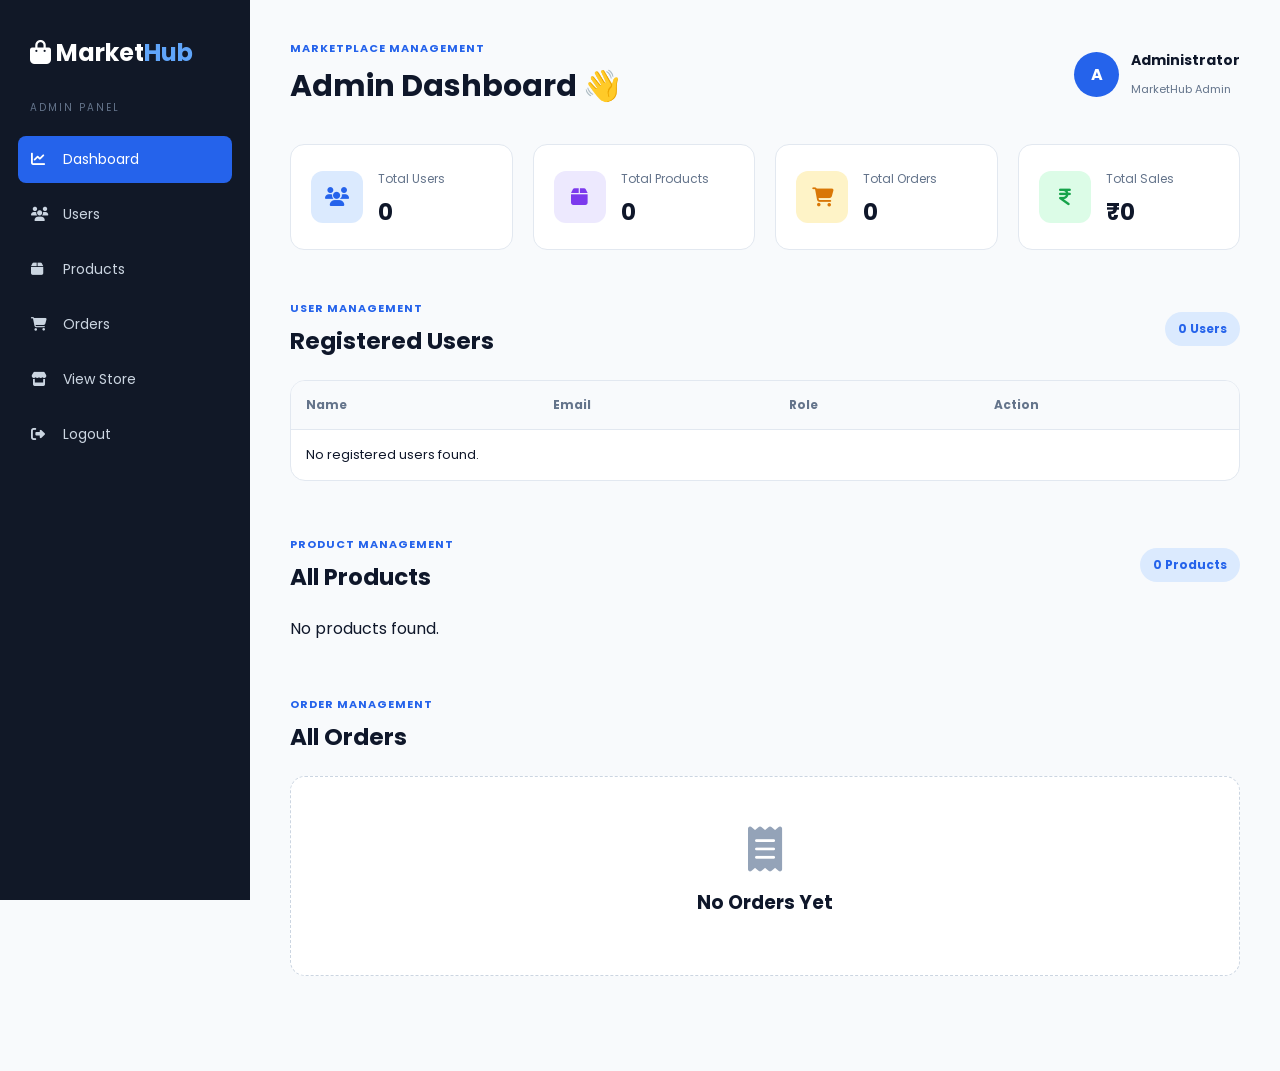
<file: admin-dashboard.html>
<!DOCTYPE html>
<html lang="en">

<head>
    <meta charset="UTF-8">
    <meta name="viewport" content="width=device-width, initial-scale=1.0">

    <title>Admin Dashboard - MarketHub</title>

    <link rel="stylesheet" href="style.css">

    <link rel="stylesheet"
        href="https://cdnjs.cloudflare.com/ajax/libs/font-awesome/6.5.1/css/all.min.css">
</head>

<body class="admin-body">

    <!-- SIDEBAR -->

    <aside class="admin-sidebar">

        <a href="index.html" class="admin-logo">
            <i class="fa-solid fa-bag-shopping"></i>
            Market<span>Hub</span>
        </a>

        <p class="admin-panel-text">ADMIN PANEL</p>

        <div class="admin-menu">

            <a href="#dashboard" class="active">
                <i class="fa-solid fa-chart-line"></i>
                Dashboard
            </a>

            <a href="#users">
                <i class="fa-solid fa-users"></i>
                Users
            </a>

            <a href="#products">
                <i class="fa-solid fa-box"></i>
                Products
            </a>

            <a href="#orders">
                <i class="fa-solid fa-cart-shopping"></i>
                Orders
            </a>

            <a href="index.html">
                <i class="fa-solid fa-store"></i>
                View Store
            </a>

            <a href="#" onclick="adminLogout()">
                <i class="fa-solid fa-right-from-bracket"></i>
                Logout
            </a>

        </div>

    </aside>


    <!-- MAIN -->

    <main class="admin-main">

        <!-- HEADER -->

        <div class="admin-topbar">

            <div>
                <p>MARKETPLACE MANAGEMENT</p>

                <h1>
                    Admin Dashboard
                    <span>👋</span>
                </h1>
            </div>

            <div class="admin-profile">

                <div class="admin-avatar">
                    A
                </div>

                <div>
                    <h4>Administrator</h4>
                    <span>MarketHub Admin</span>
                </div>

            </div>

        </div>


        <!-- STATS -->

        <section
            class="admin-stats"
            id="dashboard"
        >

            <div class="admin-stat-card">

                <div class="admin-stat-icon users-bg">
                    <i class="fa-solid fa-users"></i>
                </div>

                <div>
                    <span>Total Users</span>

                    <h2 id="adminTotalUsers">
                        0
                    </h2>
                </div>

            </div>


            <div class="admin-stat-card">

                <div class="admin-stat-icon products-bg">
                    <i class="fa-solid fa-box"></i>
                </div>

                <div>
                    <span>Total Products</span>

                    <h2 id="adminTotalProducts">
                        0
                    </h2>
                </div>

            </div>


            <div class="admin-stat-card">

                <div class="admin-stat-icon orders-bg">
                    <i class="fa-solid fa-cart-shopping"></i>
                </div>

                <div>
                    <span>Total Orders</span>

                    <h2 id="adminTotalOrders">
                        0
                    </h2>
                </div>

            </div>


            <div class="admin-stat-card">

                <div class="admin-stat-icon sales-bg">
                    <i class="fa-solid fa-indian-rupee-sign"></i>
                </div>

                <div>
                    <span>Total Sales</span>

                    <h2 id="adminTotalSales">
                        ₹0
                    </h2>
                </div>

            </div>

        </section>


        <!-- USERS -->

        <section
            class="admin-section"
            id="users"
        >

            <div class="admin-section-header">

                <div>
                    <p>USER MANAGEMENT</p>
                    <h2>Registered Users</h2>
                </div>

                <span
                    class="admin-count-badge"
                    id="adminUsersBadge"
                >
                    0 Users
                </span>

            </div>


            <div class="admin-table-card">

                <div class="admin-table-wrapper">

                    <table class="admin-table">

                        <thead>

                            <tr>
                                <th>Name</th>
                                <th>Email</th>
                                <th>Role</th>
                                <th>Action</th>
                            </tr>

                        </thead>

                        <tbody
                            id="adminUsersList"
                        >

                        </tbody>

                    </table>

                </div>

            </div>

        </section>


        <!-- PRODUCTS -->

        <section
            class="admin-section"
            id="products"
        >

            <div class="admin-section-header">

                <div>
                    <p>PRODUCT MANAGEMENT</p>
                    <h2>All Products</h2>
                </div>

                <span
                    class="admin-count-badge"
                    id="adminProductsBadge"
                >
                    0 Products
                </span>

            </div>


            <div
                class="admin-products-grid"
                id="adminProductsList"
            >

            </div>

        </section>


        <!-- ORDERS -->

        <section
            class="admin-section"
            id="orders"
        >

            <div class="admin-section-header">

                <div>
                    <p>ORDER MANAGEMENT</p>
                    <h2>All Orders</h2>
                </div>

            </div>


            <div
                class="admin-orders-list"
                id="adminOrdersList"
            >

            </div>

        </section>

    </main>


    <script src="script.js"></script>

</body>

</html>
</file>
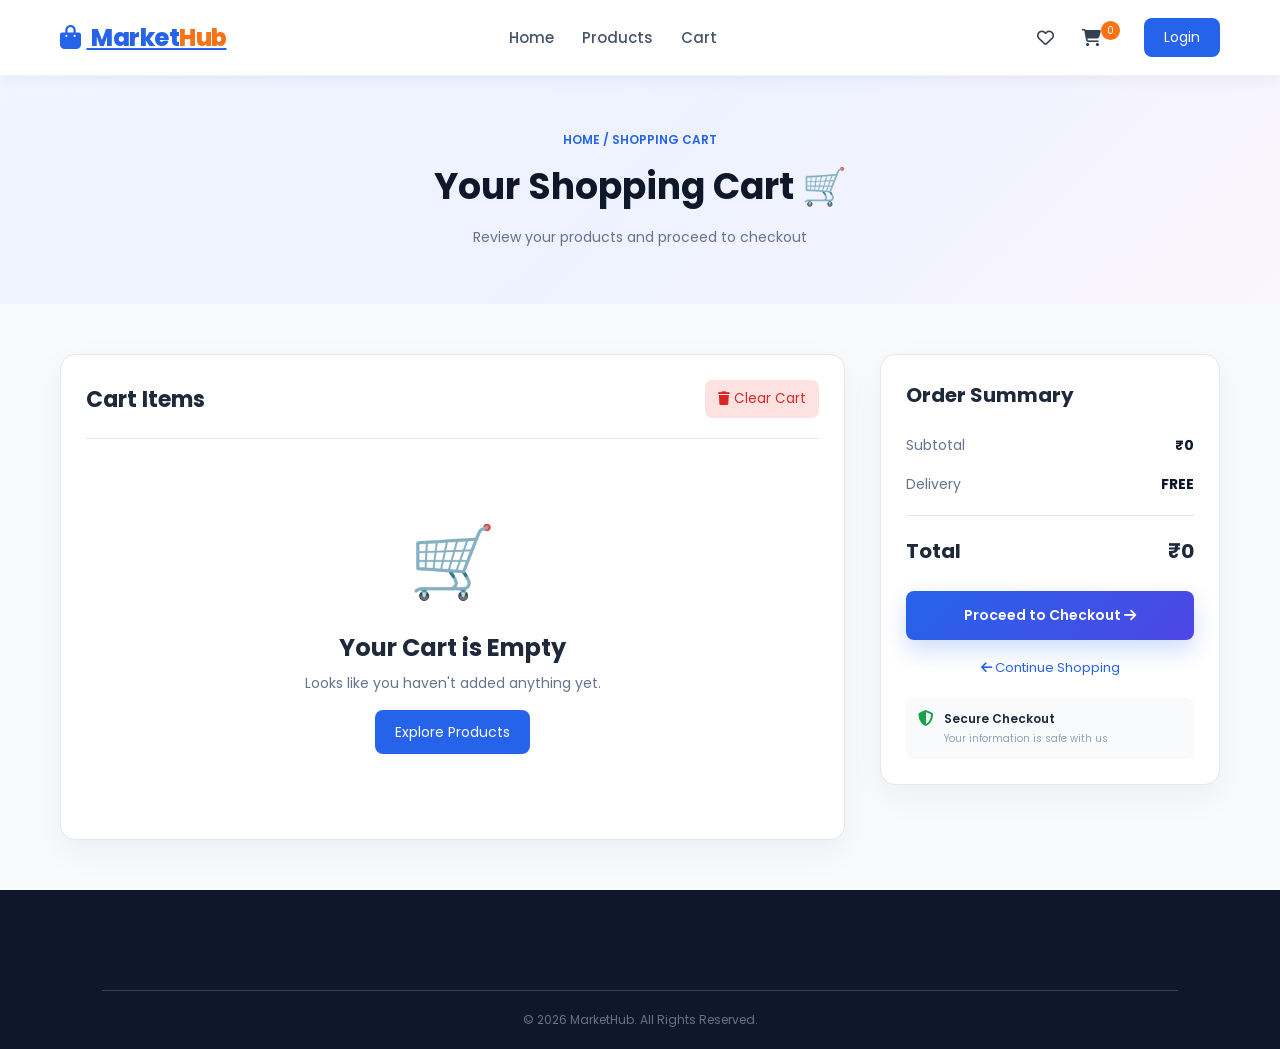
<file: cart.html>
<!DOCTYPE html>
<html lang="en">
<head>
    <meta charset="UTF-8">
    <meta name="viewport" content="width=device-width, initial-scale=1.0">

    <title>Shopping Cart - MarketHub</title>

    <link rel="stylesheet" href="style.css">

    <link rel="stylesheet"
        href="https://cdnjs.cloudflare.com/ajax/libs/font-awesome/6.5.1/css/all.min.css">
</head>

<body>

    <!-- Navbar -->
    <header>
        <nav class="navbar">

            <a href="index.html" class="logo">
                <i class="fa-solid fa-bag-shopping"></i>
                Market<span>Hub</span>
            </a>

            <div class="nav-links">
                <a href="index.html">Home</a>
                <a href="products.html">Products</a>
                <a href="cart.html">Cart</a>
            </div>

            <div class="nav-icons">
<button id="cartBtn"></button>
                <button>
                    <i class="fa-regular fa-heart"></i>
                </button>

                <button onclick="window.location.href='cart.html'">
                    <i class="fa-solid fa-cart-shopping"></i>
                    <span class="cart-count">0</span>
                </button>

                <button class="login-btn">Login</button>

            </div>

        </nav>
    </header>


    <!-- Cart Header -->

    <section class="cart-hero">

        <p>HOME / SHOPPING CART</p>

        <h1>
            Your Shopping Cart 🛒
        </h1>

        <span>
            Review your products and proceed to checkout
        </span>

    </section>


    <!-- Cart Section -->

    <section class="cart-container">

        <!-- Cart Items -->

        <div class="cart-items-section">

            <div class="cart-heading">

                <h2>
                    Cart Items
                </h2>

                <button onclick="clearCart()">
                    <i class="fa-solid fa-trash"></i>
                    Clear Cart
                </button>

            </div>


            <div id="cartItems">

                <!-- Products JavaScript मधून दिसतील -->

            </div>


            <!-- Empty Cart -->

            <div
                class="empty-cart"
                id="emptyCart"
                style="display:none;"
            >

                <div>🛒</div>

                <h2>Your Cart is Empty</h2>

                <p>
                    Looks like you haven't added anything yet.
                </p>

                <a href="products.html">
                    Explore Products
                </a>

            </div>

        </div>


        <!-- Order Summary -->

        <aside class="order-summary">

            <h2>Order Summary</h2>

            <div class="summary-row">

                <span>Subtotal</span>

                <b id="subtotal">
                    ₹0
                </b>

            </div>


            <div class="summary-row">

                <span>Delivery</span>

                <b id="delivery">
                    FREE
                </b>

            </div>


            <hr>


            <div class="summary-total">

                <span>Total</span>

                <b id="total">
                    ₹0
                </b>

            </div>


            <button
                class="checkout-btn"
                onclick="checkout()"
            >

                Proceed to Checkout

                <i class="fa-solid fa-arrow-right"></i>

            </button>


            <a
                href="products.html"
                class="continue-shopping"
            >

                <i class="fa-solid fa-arrow-left"></i>

                Continue Shopping

            </a>


            <div class="secure-checkout">

                <i class="fa-solid fa-shield-halved"></i>

                <span>
                    Secure Checkout
                    <small>
                        Your information is safe with us
                    </small>
                </span>

            </div>

        </aside>

    </section>


    <!-- Footer -->

    <footer>

        <div class="copyright">
            © 2026 MarketHub. All Rights Reserved.
        </div>

    </footer>


    <script src="script.js"></script>

</body>
</html>
</file>
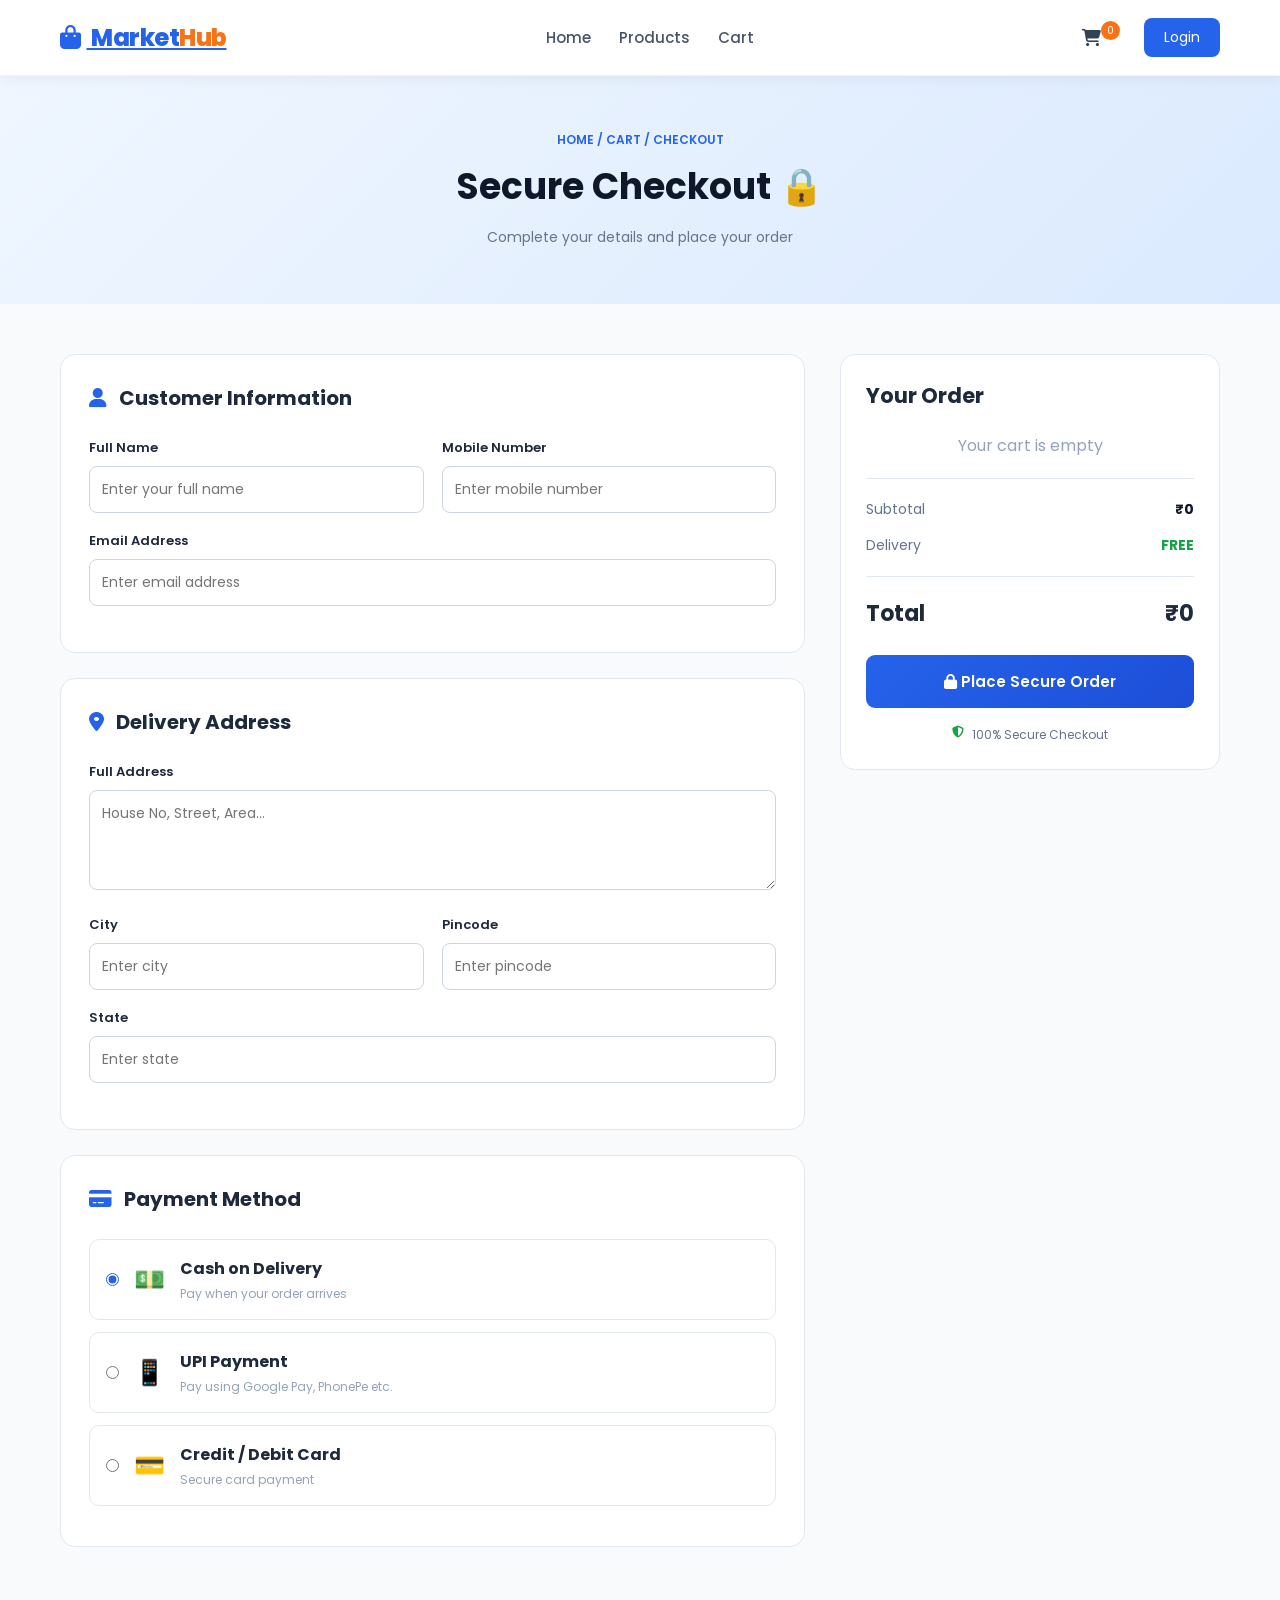
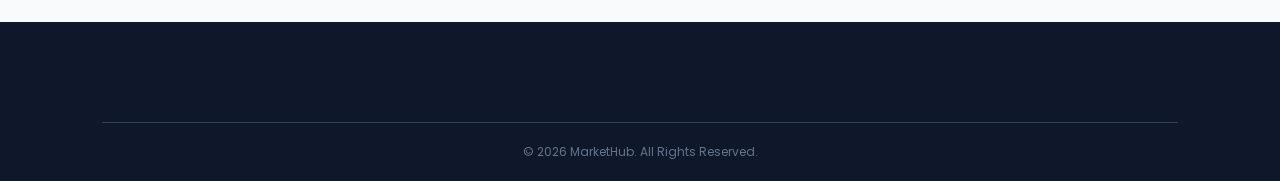
<file: checkout.html>
<!DOCTYPE html>
<html lang="en">
<head>
    <meta charset="UTF-8">
    <meta name="viewport" content="width=device-width, initial-scale=1.0">

    <title>Checkout - MarketHub</title>

    <link rel="stylesheet" href="style.css">

    <link rel="stylesheet"
        href="https://cdnjs.cloudflare.com/ajax/libs/font-awesome/6.5.1/css/all.min.css">
</head>

<body>

    <!-- Navbar -->

    <header>
        <nav class="navbar">

            <a href="index.html" class="logo">
                <i class="fa-solid fa-bag-shopping"></i>
                Market<span>Hub</span>
            </a>

            <div class="nav-links">
                <a href="index.html">Home</a>
                <a href="products.html">Products</a>
                <a href="cart.html">Cart</a>
            </div>

            <div class="nav-icons">
                <button onclick="window.location.href='cart.html'">
                    <i class="fa-solid fa-cart-shopping"></i>
                    <span class="cart-count">0</span>
                </button>

                <button class="login-btn">Login</button>
            </div>

        </nav>
    </header>


    <!-- Checkout Hero -->

    <section class="checkout-hero">

        <p>HOME / CART / CHECKOUT</p>

        <h1>Secure Checkout 🔒</h1>

        <span>Complete your details and place your order</span>

    </section>


    <!-- Checkout -->

    <section class="checkout-container">


        <!-- Customer Form -->

        <div class="checkout-form-section">

            <div class="checkout-card">

                <h2>
                    <i class="fa-solid fa-user"></i>
                    Customer Information
                </h2>


                <div class="form-row">

                    <div class="form-group">

                        <label>Full Name</label>

                        <input
                            type="text"
                            id="customerName"
                            placeholder="Enter your full name"
                        >

                    </div>


                    <div class="form-group">

                        <label>Mobile Number</label>

                        <input
                            type="tel"
                            id="customerMobile"
                            placeholder="Enter mobile number"
                        >

                    </div>

                </div>


                <div class="form-group">

                    <label>Email Address</label>

                    <input
                        type="email"
                        id="customerEmail"
                        placeholder="Enter email address"
                    >

                </div>

            </div>


            <!-- Address -->

            <div class="checkout-card">

                <h2>
                    <i class="fa-solid fa-location-dot"></i>
                    Delivery Address
                </h2>


                <div class="form-group">

                    <label>Full Address</label>

                    <textarea
                        id="customerAddress"
                        placeholder="House No, Street, Area..."
                    ></textarea>

                </div>


                <div class="form-row">

                    <div class="form-group">

                        <label>City</label>

                        <input
                            type="text"
                            id="customerCity"
                            placeholder="Enter city"
                        >

                    </div>


                    <div class="form-group">

                        <label>Pincode</label>

                        <input
                            type="text"
                            id="customerPincode"
                            placeholder="Enter pincode"
                        >

                    </div>

                </div>


                <div class="form-group">

                    <label>State</label>

                    <input
                        type="text"
                        id="customerState"
                        placeholder="Enter state"
                    >

                </div>

            </div>


            <!-- Payment -->

            <div class="checkout-card">

                <h2>
                    <i class="fa-solid fa-credit-card"></i>
                    Payment Method
                </h2>


                <label class="payment-option">

                    <input
                        type="radio"
                        name="payment"
                        value="COD"
                        checked
                    >

                    <span class="payment-icon">
                        💵
                    </span>

                    <span>
                        <b>Cash on Delivery</b>
                        <small>Pay when your order arrives</small>
                    </span>

                </label>


                <label class="payment-option">

                    <input
                        type="radio"
                        name="payment"
                        value="UPI"
                    >

                    <span class="payment-icon">
                        📱
                    </span>

                    <span>
                        <b>UPI Payment</b>
                        <small>Pay using Google Pay, PhonePe etc.</small>
                    </span>

                </label>


                <label class="payment-option">

                    <input
                        type="radio"
                        name="payment"
                        value="Card"
                    >

                    <span class="payment-icon">
                        💳
                    </span>

                    <span>
                        <b>Credit / Debit Card</b>
                        <small>Secure card payment</small>
                    </span>

                </label>

            </div>

        </div>


        <!-- Order Summary -->

        <aside class="checkout-summary">

            <h2>Your Order</h2>


            <div id="checkoutItems">

                <!-- JavaScript -->

            </div>


            <hr>


            <div class="checkout-row">

                <span>Subtotal</span>

                <b id="checkoutSubtotal">
                    ₹0
                </b>

            </div>


            <div class="checkout-row">

                <span>Delivery</span>

                <b class="free-delivery">
                    FREE
                </b>

            </div>


            <hr>


            <div class="checkout-total">

                <span>Total</span>

                <b id="checkoutTotal">
                    ₹0
                </b>

            </div>


            <button
                class="place-order-btn"
                onclick="placeOrder()"
            >

                <i class="fa-solid fa-lock"></i>

                Place Secure Order

            </button>


            <div class="checkout-security">

                <i class="fa-solid fa-shield-halved"></i>

                <span>
                    100% Secure Checkout
                </span>

            </div>

        </aside>

    </section>


    <!-- Footer -->

    <footer>

        <div class="copyright">
            © 2026 MarketHub. All Rights Reserved.
        </div>

    </footer>


    <script src="script.js"></script>

</body>
</html>
</file>
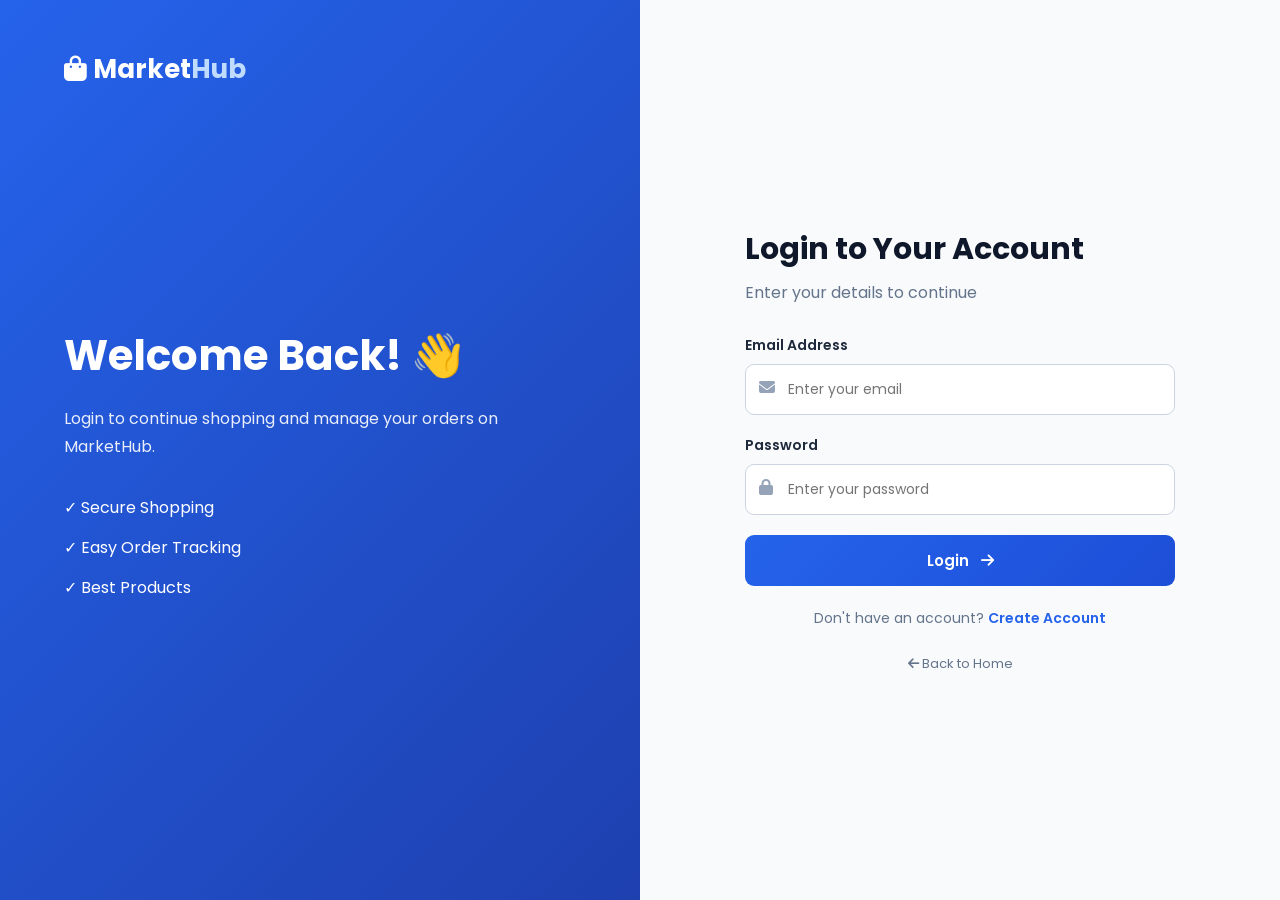
<file: login.html>
<!DOCTYPE html>
<html lang="en">
<head>
    <meta charset="UTF-8">
    <meta name="viewport" content="width=device-width, initial-scale=1.0">

    <title>Login - MarketHub</title>

    <link rel="stylesheet" href="style.css">

    <link rel="stylesheet"
        href="https://cdnjs.cloudflare.com/ajax/libs/font-awesome/6.5.1/css/all.min.css">
</head>

<body class="auth-body">

    <div class="auth-container">

        <div class="auth-left">

            <a href="index.html" class="auth-logo">
                <i class="fa-solid fa-bag-shopping"></i>
                Market<span>Hub</span>
            </a>

            <div class="auth-welcome">
                <h1>Welcome Back! 👋</h1>

                <p>
                    Login to continue shopping and manage
                    your orders on MarketHub.
                </p>

                <div class="auth-features">
                    <p>✓ Secure Shopping</p>
                    <p>✓ Easy Order Tracking</p>
                    <p>✓ Best Products</p>
                </div>
            </div>

        </div>


        <div class="auth-right">

            <div class="auth-form">

                <h2>Login to Your Account</h2>

                <p class="auth-subtitle">
                    Enter your details to continue
                </p>


                <div class="auth-input">

                    <label>Email Address</label>

                    <div>
                        <i class="fa-solid fa-envelope"></i>

                        <input
                            type="email"
                            id="loginEmail"
                            placeholder="Enter your email"
                        >
                    </div>

                </div>


                <div class="auth-input">

                    <label>Password</label>

                    <div>
                        <i class="fa-solid fa-lock"></i>

                        <input
                            type="password"
                            id="loginPassword"
                            placeholder="Enter your password"
                        >

                    </div>

                </div>


                <button
                    class="auth-button"
                    onclick="loginUser()"
                >
                    Login
                    <i class="fa-solid fa-arrow-right"></i>
                </button>


                <p class="auth-switch">

                    Don't have an account?

                    <a href="register.html">
                        Create Account
                    </a>

                </p>


                <a
                    href="index.html"
                    class="back-home"
                >
                    <i class="fa-solid fa-arrow-left"></i>
                    Back to Home
                </a>

            </div>

        </div>

    </div>


    <script src="script.js"></script>

</body>
</html>
</file>
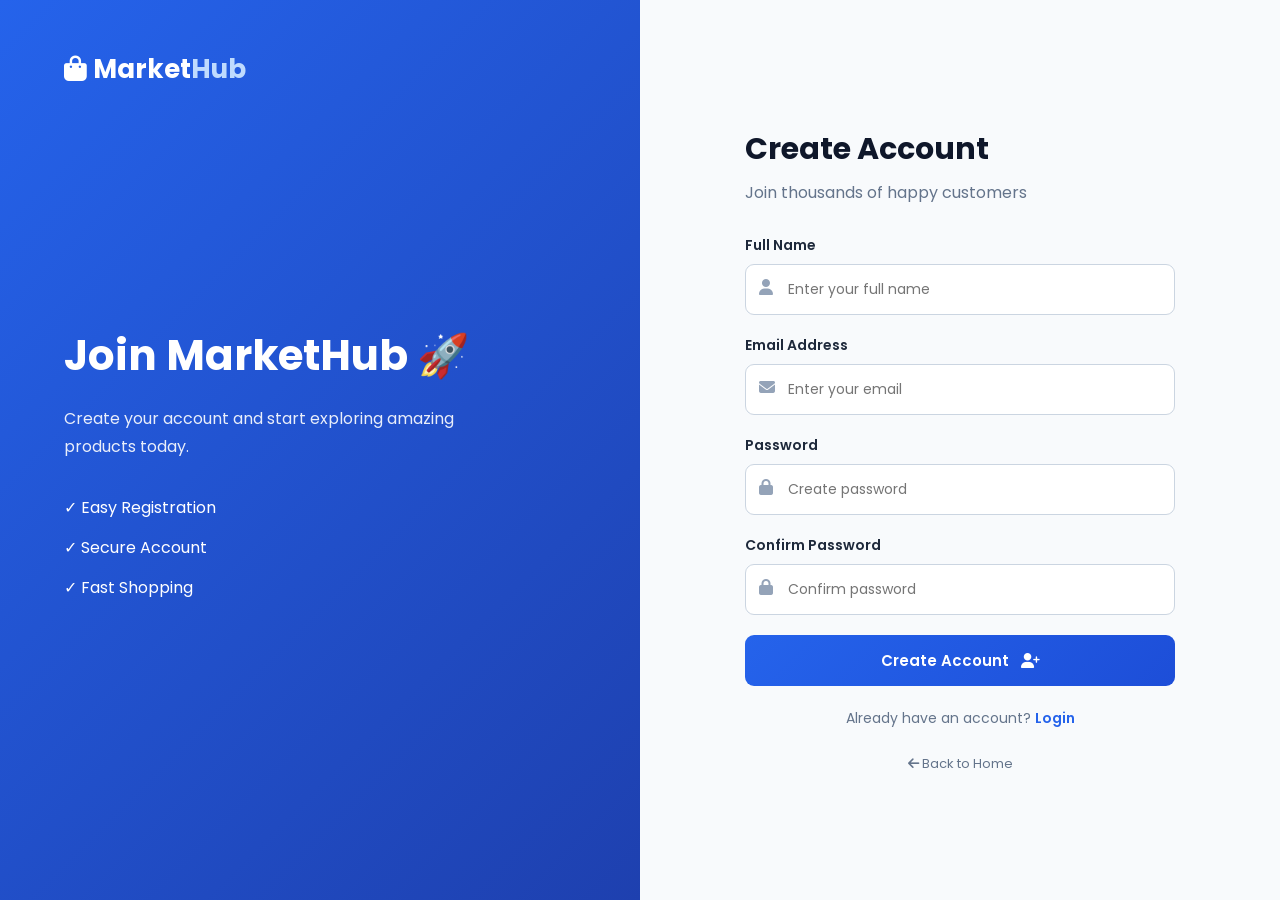
<file: register.html>
<!DOCTYPE html>
<html lang="en">
<head>
    <meta charset="UTF-8">
    <meta name="viewport" content="width=device-width, initial-scale=1.0">

    <title>Create Account - MarketHub</title>

    <link rel="stylesheet" href="style.css">

    <link rel="stylesheet"
        href="https://cdnjs.cloudflare.com/ajax/libs/font-awesome/6.5.1/css/all.min.css">
</head>

<body class="auth-body">

    <div class="auth-container">

        <div class="auth-left">

            <a href="index.html" class="auth-logo">
                <i class="fa-solid fa-bag-shopping"></i>
                Market<span>Hub</span>
            </a>

            <div class="auth-welcome">

                <h1>Join MarketHub 🚀</h1>

                <p>
                    Create your account and start exploring
                    amazing products today.
                </p>

                <div class="auth-features">
                    <p>✓ Easy Registration</p>
                    <p>✓ Secure Account</p>
                    <p>✓ Fast Shopping</p>
                </div>

            </div>

        </div>


        <div class="auth-right">

            <div class="auth-form">

                <h2>Create Account</h2>

                <p class="auth-subtitle">
                    Join thousands of happy customers
                </p>


                <div class="auth-input">

                    <label>Full Name</label>

                    <div>

                        <i class="fa-solid fa-user"></i>

                        <input
                            type="text"
                            id="registerName"
                            placeholder="Enter your full name"
                        >

                    </div>

                </div>


                <div class="auth-input">

                    <label>Email Address</label>

                    <div>

                        <i class="fa-solid fa-envelope"></i>

                        <input
                            type="email"
                            id="registerEmail"
                            placeholder="Enter your email"
                        >

                    </div>

                </div>


                <div class="auth-input">

                    <label>Password</label>

                    <div>

                        <i class="fa-solid fa-lock"></i>

                        <input
                            type="password"
                            id="registerPassword"
                            placeholder="Create password"
                        >

                    </div>

                </div>


                <div class="auth-input">

                    <label>Confirm Password</label>

                    <div>

                        <i class="fa-solid fa-lock"></i>

                        <input
                            type="password"
                            id="confirmPassword"
                            placeholder="Confirm password"
                        >

                    </div>

                </div>


                <button
                    class="auth-button"
                    onclick="registerUser()"
                >

                    Create Account

                    <i class="fa-solid fa-user-plus"></i>

                </button>


                <p class="auth-switch">

                    Already have an account?

                    <a href="login.html">
                        Login
                    </a>

                </p>


                <a
                    href="index.html"
                    class="back-home"
                >

                    <i class="fa-solid fa-arrow-left"></i>

                    Back to Home

                </a>

            </div>

        </div>

    </div>


    <script src="script.js"></script>

</body>
</html>
</file>
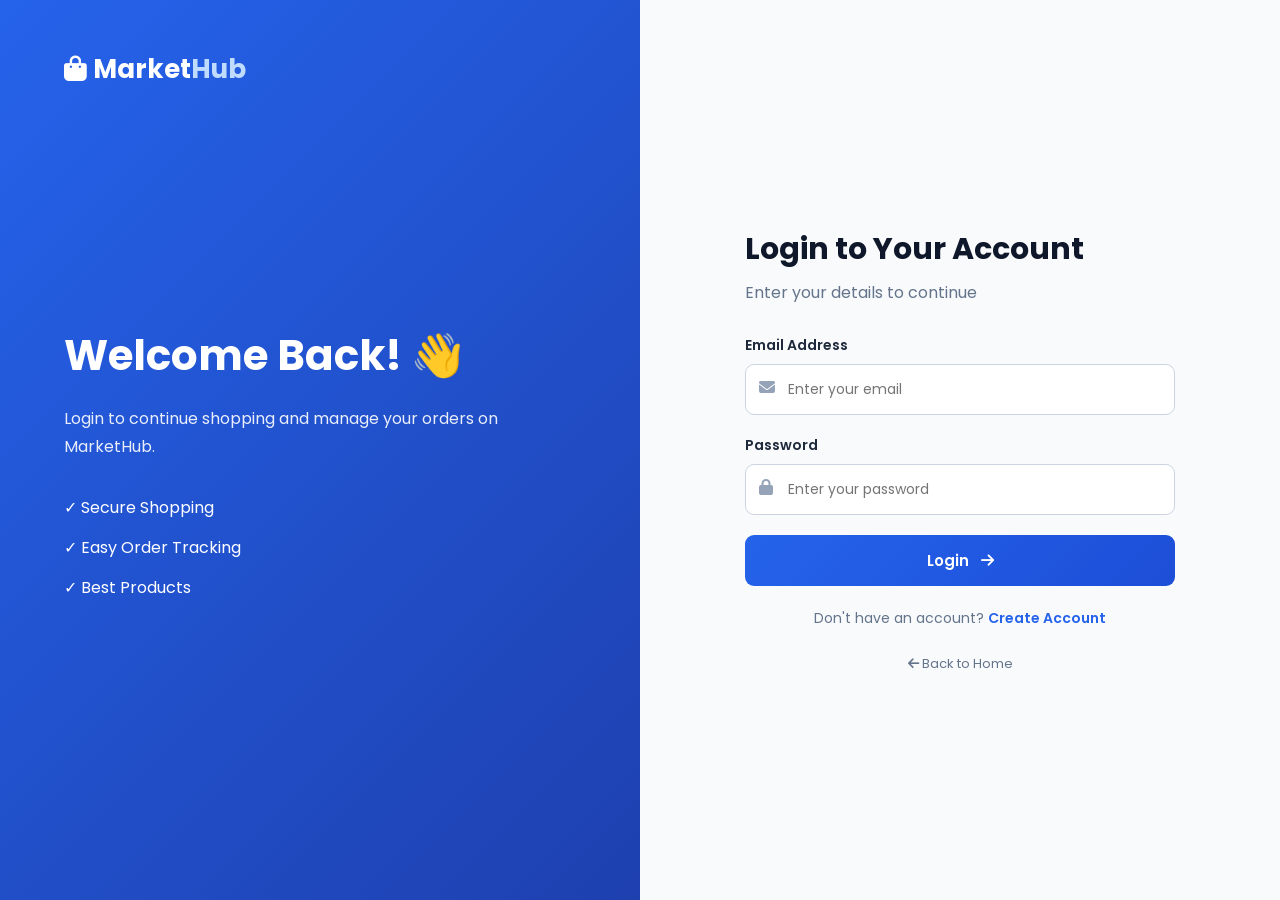
<file: seller-dashboard.html>
<!DOCTYPE html>
<html lang="en">

<head>
    <meta charset="UTF-8">
    <meta name="viewport" content="width=device-width, initial-scale=1.0">

    <title>Seller Dashboard - MarketHub</title>

    <link rel="stylesheet" href="style.css">

    <link rel="stylesheet"
        href="https://cdnjs.cloudflare.com/ajax/libs/font-awesome/6.5.1/css/all.min.css">
</head>

<body class="seller-body">

    <!-- Sidebar -->

    <aside class="seller-sidebar">

        <a href="index.html" class="seller-logo">
            <i class="fa-solid fa-bag-shopping"></i>
            Market<span>Hub</span>
        </a>

        <div class="seller-profile">
            <div class="seller-avatar">
                <i class="fa-solid fa-store"></i>
            </div>

            <div>
                <h4 id="sellerName">Seller</h4>
                <span>Marketplace Seller</span>
            </div>
        </div>

        <div class="seller-menu">

            <a href="#dashboard" class="active">
                <i class="fa-solid fa-chart-line"></i>
                Dashboard
            </a>

            <a href="#addProduct">
                <i class="fa-solid fa-plus"></i>
                Add Product
            </a>

            <a href="#sellerProducts">
                <i class="fa-solid fa-box"></i>
                My Products
            </a>

            <a href="#orders">
                <i class="fa-solid fa-cart-shopping"></i>
                Orders
            </a>

            <a href="index.html">
                <i class="fa-solid fa-house"></i>
                Back to Store
            </a>

            <a href="#" onclick="logoutUser()">
                <i class="fa-solid fa-right-from-bracket"></i>
                Logout
            </a>

        </div>

    </aside>


    <!-- Main -->

    <main class="seller-main">

        <!-- Top -->

        <div class="seller-topbar">

            <div>
                <p>SELLER PANEL</p>
                <h1>Welcome back, <span id="sellerWelcome">Seller</span> 👋</h1>
            </div>

            <button class="seller-add-btn"
                onclick="document.getElementById('addProduct').scrollIntoView()">

                <i class="fa-solid fa-plus"></i>
                Add New Product

            </button>

        </div>


        <!-- Dashboard Stats -->

        <section class="seller-stats" id="dashboard">

            <div class="seller-stat-card">

                <div class="stat-icon products-icon">
                    <i class="fa-solid fa-box"></i>
                </div>

                <div>
                    <span>Total Products</span>
                    <h2 id="totalProducts">0</h2>
                </div>

            </div>


            <div class="seller-stat-card">

                <div class="stat-icon orders-icon">
                    <i class="fa-solid fa-cart-shopping"></i>
                </div>

                <div>
                    <span>Total Orders</span>
                    <h2 id="sellerOrders">0</h2>
                </div>

            </div>


            <div class="seller-stat-card">

                <div class="stat-icon sales-icon">
                    <i class="fa-solid fa-indian-rupee-sign"></i>
                </div>

                <div>
                    <span>Total Sales</span>
                    <h2 id="sellerSales">₹0</h2>
                </div>

            </div>

        </section>


        <!-- Add Product -->

        <section class="seller-section" id="addProduct">

            <div class="seller-section-header">
                <div>
                    <p>PRODUCT MANAGEMENT</p>
                    <h2>Add New Product</h2>
                </div>
            </div>


            <div class="add-product-card">

                <div class="seller-form-row">

                    <div class="seller-input">

                        <label>Product Name</label>

                        <input
                            type="text"
                            id="sellerProductName"
                            placeholder="Example: Wireless Headphones"
                        >

                    </div>


                    <div class="seller-input">

                        <label>Category</label>

                        <select id="sellerProductCategory">

                            <option value="">Select Category</option>
                            <option>Electronics</option>
                            <option>Fashion</option>
                            <option>Home & Living</option>
                            <option>Sports</option>
                            <option>Accessories</option>

                        </select>

                    </div>

                </div>


                <div class="seller-form-row">

                    <div class="seller-input">

                        <label>Price (₹)</label>

                        <input
                            type="number"
                            id="sellerProductPrice"
                            placeholder="Example: 1999"
                        >

                    </div>


                    <div class="seller-input">

                        <label>Product Image URL</label>

                        <input
                            type="text"
                            id="sellerProductImage"
                            placeholder="Paste product image URL"
                        >

                    </div>

                </div>


                <div class="seller-input">

                    <label>Product Description</label>

                    <textarea
                        id="sellerProductDescription"
                        placeholder="Write product description..."
                    ></textarea>

                </div>


                <button
                    class="save-product-btn"
                    onclick="addSellerProduct()"
                >

                    <i class="fa-solid fa-plus"></i>
                    Add Product

                </button>

            </div>

        </section>


        <!-- My Products -->

        <section class="seller-section" id="sellerProducts">

            <div class="seller-section-header">

                <div>
                    <p>INVENTORY</p>
                    <h2>My Products</h2>
                </div>

                <span class="product-count-badge">
                    <span id="productCountBadge">0</span> Products
                </span>

            </div>


            <div
                class="seller-products-grid"
                id="sellerProductsGrid"
            >

                <!-- JavaScript Products -->

            </div>


            <div
                class="seller-empty-products"
                id="sellerEmptyProducts"
            >

                <i class="fa-solid fa-box-open"></i>

                <h3>No Products Yet</h3>

                <p>
                    Start selling by adding your first product.
                </p>

            </div>

        </section>


        <!-- Orders -->

        <section class="seller-section" id="orders">

            <div class="seller-section-header">

                <div>
                    <p>SALES</p>
                    <h2>Recent Orders</h2>
                </div>

            </div>


            <div class="seller-orders-card" id="sellerOrdersList">

                <div class="seller-empty-orders">

                    <i class="fa-solid fa-receipt"></i>

                    <h3>No Orders Yet</h3>

                    <p>
                        Your customer orders will appear here.
                    </p>

                </div>

            </div>

        </section>

    </main>


    <script src="script.js"></script>

</body>
</html>
</file>
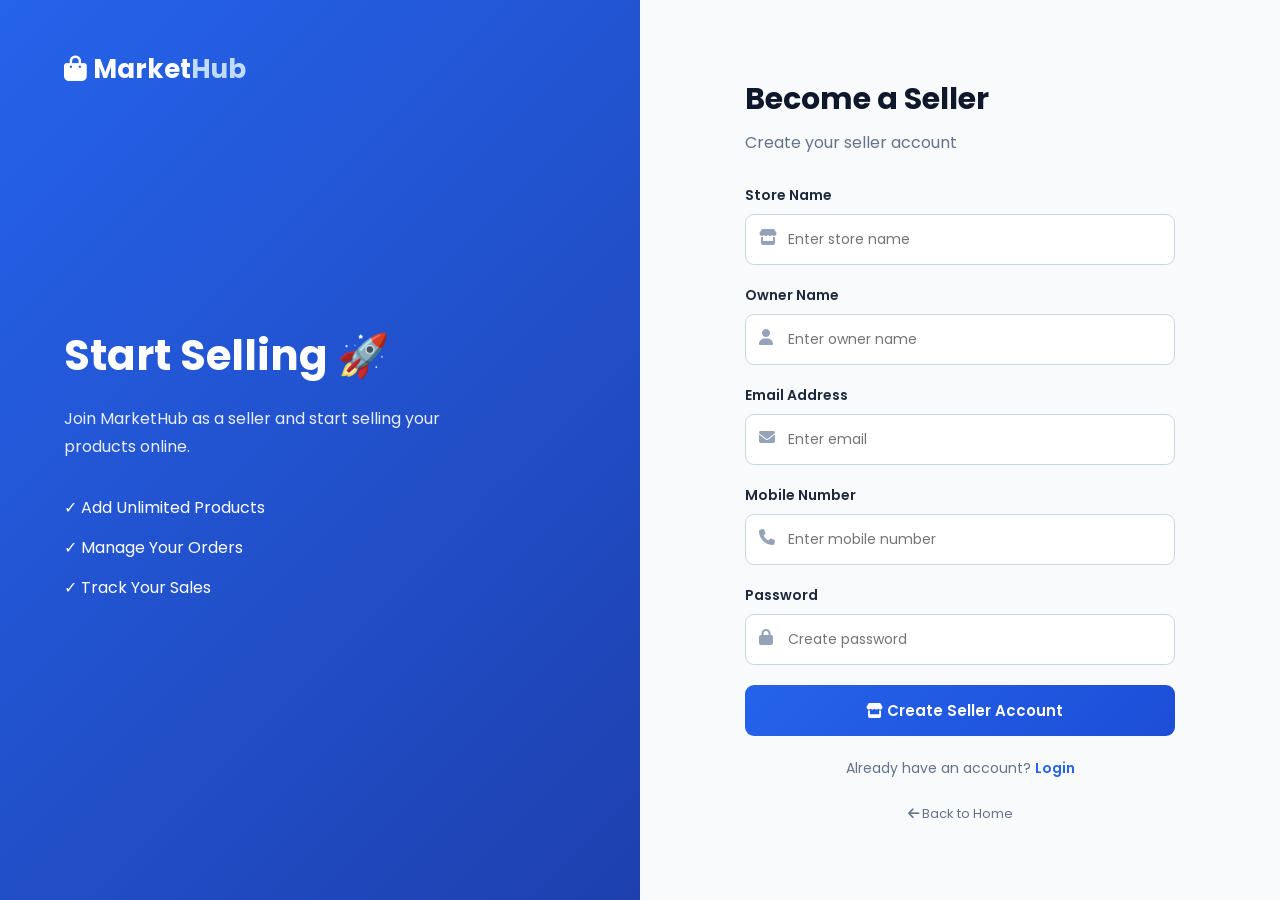
<file: seller-register.html>
<!DOCTYPE html>
<html lang="en">
<head>
    <meta charset="UTF-8">
    <meta name="viewport" content="width=device-width, initial-scale=1.0">

    <title>Become a Seller - MarketHub</title>

    <link rel="stylesheet" href="style.css">

    <link rel="stylesheet"
        href="https://cdnjs.cloudflare.com/ajax/libs/font-awesome/6.5.1/css/all.min.css">
</head>

<body class="auth-body">

    <div class="auth-container">

        <div class="auth-left">

            <a href="index.html" class="auth-logo">
                <i class="fa-solid fa-bag-shopping"></i>
                Market<span>Hub</span>
            </a>

            <div class="auth-welcome">

                <h1>Start Selling 🚀</h1>

                <p>
                    Join MarketHub as a seller and start
                    selling your products online.
                </p>

                <div class="auth-features">
                    <p>✓ Add Unlimited Products</p>
                    <p>✓ Manage Your Orders</p>
                    <p>✓ Track Your Sales</p>
                </div>

            </div>

        </div>


        <div class="auth-right">

            <div class="auth-form">

                <h2>Become a Seller</h2>

                <p class="auth-subtitle">
                    Create your seller account
                </p>


                <div class="auth-input">
                    <label>Store Name</label>
                    <div>
                        <i class="fa-solid fa-store"></i>
                        <input type="text"
                            id="sellerStoreName"
                            placeholder="Enter store name">
                    </div>
                </div>


                <div class="auth-input">
                    <label>Owner Name</label>
                    <div>
                        <i class="fa-solid fa-user"></i>
                        <input type="text"
                            id="sellerOwnerName"
                            placeholder="Enter owner name">
                    </div>
                </div>


                <div class="auth-input">
                    <label>Email Address</label>
                    <div>
                        <i class="fa-solid fa-envelope"></i>
                        <input type="email"
                            id="sellerEmail"
                            placeholder="Enter email">
                    </div>
                </div>


                <div class="auth-input">
                    <label>Mobile Number</label>
                    <div>
                        <i class="fa-solid fa-phone"></i>
                        <input type="text"
                            id="sellerMobile"
                            placeholder="Enter mobile number">
                    </div>
                </div>


                <div class="auth-input">
                    <label>Password</label>
                    <div>
                        <i class="fa-solid fa-lock"></i>
                        <input type="password"
                            id="sellerPassword"
                            placeholder="Create password">
                    </div>
                </div>


                <button class="auth-button"
                    onclick="registerSeller()">

                    <i class="fa-solid fa-store"></i>
                    Create Seller Account

                </button>


                <p class="auth-switch">

                    Already have an account?

                    <a href="login.html">
                        Login
                    </a>

                </p>


                <a href="index.html"
                    class="back-home">

                    <i class="fa-solid fa-arrow-left"></i>
                    Back to Home

                </a>

            </div>

        </div>

    </div>

    <script src="script.js"></script>

</body>
</html>
</file>
<file: style.css>
/* Google Font */
@import url('https://fonts.googleapis.com/css2?family=Poppins:wght@300;400;500;600;700;800&display=swap');

* {
    margin: 0;
    padding: 0;
    box-sizing: border-box;
    font-family: 'Poppins', sans-serif;
}

html {
    scroll-behavior: smooth;
}

body {
    background: #f8fafc;
    color: #1e293b;
}

/* Navbar */

header {
    background: white;
    position: sticky;
    top: 0;
    z-index: 1000;
    box-shadow: 0 2px 15px rgba(0,0,0,0.06);
}

.navbar {
    max-width: 1200px;
    margin: auto;
    height: 75px;
    display: flex;
    align-items: center;
    justify-content: space-between;
    padding: 0 20px;
}

.logo {
    font-size: 24px;
    font-weight: 700;
    color: #2563eb;
}

.logo i {
    margin-right: 6px;
}

.logo span {
    color: #f97316;
}

.nav-links {
    display: flex;
    gap: 28px;
}

.nav-links a {
    text-decoration: none;
    color: #475569;
    font-size: 15px;
    font-weight: 500;
    transition: 0.3s;
}

.nav-links a:hover {
    color: #2563eb;
}

.nav-icons {
    display: flex;
    align-items: center;
    gap: 10px;
}

.nav-icons button {
    border: none;
    background: transparent;
    font-size: 17px;
    cursor: pointer;
    padding: 9px;
    color: #334155;
}

.cart-count {
    background: #f97316;
    color: white;
    font-size: 10px;
    padding: 2px 6px;
    border-radius: 50%;
    position: relative;
    top: -10px;
    left: -5px;
}

.login-btn {
    background: #2563eb !important;
    color: white !important;
    padding: 9px 20px !important;
    border-radius: 8px !important;
    font-size: 14px !important;
}

/* Hero */

.hero {
    min-height: 580px;
    background: linear-gradient(135deg, #eff6ff, #ffffff);
    display: flex;
    align-items: center;
    justify-content: center;
    gap: 80px;
    padding: 70px 8%;
}

.hero-content {
    max-width: 580px;
}

.hero-tag {
    background: #dbeafe;
    color: #2563eb;
    padding: 8px 15px;
    border-radius: 30px;
    font-size: 13px;
    font-weight: 600;
}

.hero h1 {
    font-size: 58px;
    line-height: 1.15;
    margin: 20px 0;
    color: #0f172a;
}

.hero h1 span {
    color: #2563eb;
}

.hero p {
    color: #64748b;
    font-size: 16px;
    line-height: 1.7;
    margin-bottom: 25px;
}

.hero-search {
    display: flex;
    background: white;
    padding: 7px;
    border-radius: 12px;
    box-shadow: 0 10px 30px rgba(0,0,0,0.08);
    margin-bottom: 25px;
}

.hero-search input {
    border: none;
    outline: none;
    padding: 14px;
    flex: 1;
    font-size: 14px;
}

.hero-search button {
    border: none;
    background: #2563eb;
    color: white;
    padding: 0 22px;
    border-radius: 8px;
    cursor: pointer;
}

.hero-buttons {
    display: flex;
    gap: 15px;
}

.primary-btn {
    text-decoration: none;
    background: #2563eb;
    color: white;
    padding: 13px 22px;
    border-radius: 8px;
    font-size: 14px;
}

.secondary-btn {
    border: none;
    background: white;
    padding: 13px 20px;
    border-radius: 8px;
    cursor: pointer;
    color: #334155;
}

/* Hero Visual */

.hero-visual {
    width: 380px;
    height: 380px;
    border-radius: 50%;
    background: linear-gradient(135deg, #2563eb, #60a5fa);
    display: flex;
    align-items: center;
    justify-content: center;
    position: relative;
    box-shadow: 0 30px 60px rgba(37,99,235,0.25);
}

.shopping-icon {
    font-size: 160px;
}

.floating-card {
    position: absolute;
    background: white;
    padding: 12px 18px;
    border-radius: 10px;
    font-size: 13px;
    font-weight: 600;
    box-shadow: 0 10px 25px rgba(0,0,0,0.12);
}

.card-one {
    top: 30px;
    left: -40px;
}

.card-two {
    bottom: 35px;
    right: -40px;
}

/* Stats */

.stats {
    max-width: 1100px;
    margin: -40px auto 70px;
    background: white;
    display: grid;
    grid-template-columns: repeat(4, 1fr);
    border-radius: 15px;
    padding: 30px;
    box-shadow: 0 10px 30px rgba(0,0,0,0.08);
    position: relative;
}

.stat-box {
    text-align: center;
    border-right: 1px solid #e2e8f0;
}

.stat-box:last-child {
    border: none;
}

.stat-box h2 {
    color: #2563eb;
    font-size: 25px;
}

.stat-box p {
    color: #64748b;
    font-size: 13px;
}

/* Sections */

.section {
    max-width: 1200px;
    margin: auto;
    padding: 50px 20px;
}

.section-title {
    display: flex;
    justify-content: space-between;
    align-items: end;
    margin-bottom: 30px;
}

.section-title span {
    color: #2563eb;
    font-size: 12px;
    font-weight: 600;
    letter-spacing: 1px;
}

.section-title h2 {
    font-size: 30px;
    margin-top: 5px;
}

.section-title a {
    color: #2563eb;
    text-decoration: none;
    font-size: 14px;
}

/* Categories */

.category-grid {
    display: grid;
    grid-template-columns: repeat(6, 1fr);
    gap: 18px;
}

.category-card {
    background: white;
    padding: 25px 15px;
    text-align: center;
    border-radius: 12px;
    cursor: pointer;
    transition: 0.3s;
    border: 1px solid #f1f5f9;
}

.category-card:hover {
    transform: translateY(-8px);
    box-shadow: 0 15px 30px rgba(0,0,0,0.08);
}

.category-icon {
    font-size: 35px;
    margin-bottom: 12px;
}

.category-card h3 {
    font-size: 14px;
}

.category-card p {
    font-size: 11px;
    color: #94a3b8;
    margin-top: 5px;
}

/* Products */

.product-grid {
    display: grid;
    grid-template-columns: repeat(4, 1fr);
    gap: 22px;
}

.product-card {
    background: white;
    border-radius: 14px;
    overflow: hidden;
    transition: 0.3s;
    border: 1px solid #f1f5f9;
}

.product-card:hover {
    transform: translateY(-7px);
    box-shadow: 0 18px 35px rgba(0,0,0,0.1);
}

.product-image {
    height: 190px;
    background: #f1f5f9;
    display: flex;
    align-items: center;
    justify-content: center;
    font-size: 75px;
    position: relative;
}

.discount {
    position: absolute;
    top: 12px;
    left: 12px;
    background: #ef4444;
    color: white;
    padding: 4px 9px;
    border-radius: 5px;
    font-size: 11px;
}

.wishlist {
    position: absolute;
    top: 10px;
    right: 10px;
    background: white;
    border: none;
    width: 35px;
    height: 35px;
    border-radius: 50%;
    cursor: pointer;
}

.product-info {
    padding: 18px;
}

.product-category {
    color: #2563eb;
    font-size: 11px;
    margin-bottom: 5px;
}

.product-info h3 {
    font-size: 16px;
    margin-bottom: 8px;
}

.rating {
    font-size: 11px;
    margin-bottom: 15px;
}

.rating span {
    color: #94a3b8;
}

.price-row {
    display: flex;
    justify-content: space-between;
    align-items: center;
}

.price {
    color: #0f172a;
    font-weight: 700;
    font-size: 16px;
}

.old-price {
    font-size: 11px;
    color: #94a3b8;
    text-decoration: line-through;
}

.add-cart {
    border: none;
    background: #2563eb;
    color: white;
    width: 38px;
    height: 38px;
    border-radius: 8px;
    cursor: pointer;
}

/* Seller Banner */

.seller-banner {
    max-width: 1160px;
    margin: 60px auto;
    background: linear-gradient(135deg, #2563eb, #1d4ed8);
    padding: 50px;
    border-radius: 20px;
    color: white;
    display: flex;
    justify-content: space-between;
    align-items: center;
}

.seller-banner span {
    font-size: 11px;
    letter-spacing: 1px;
}

.seller-banner h2 {
    font-size: 30px;
    margin: 10px 0;
}

.seller-banner p {
    font-size: 14px;
    opacity: 0.85;
}

.seller-banner button {
    border: none;
    background: white;
    color: #2563eb;
    padding: 14px 22px;
    border-radius: 8px;
    cursor: pointer;
    font-weight: 600;
}

/* Footer */

footer {
    background: #0f172a;
    color: white;
    padding: 60px 8% 20px;
}

.footer-grid {
    max-width: 1100px;
    margin: auto;
    display: grid;
    grid-template-columns: 2fr 1fr 1fr 1fr;
    gap: 40px;
}

.footer-grid p {
    color: #94a3b8;
    font-size: 13px;
    margin-top: 15px;
    line-height: 1.7;
}

.footer-grid h3 {
    font-size: 15px;
    margin-bottom: 15px;
}

.footer-grid a {
    display: block;
    color: #94a3b8;
    text-decoration: none;
    font-size: 13px;
    margin-bottom: 10px;
}

.social-icons {
    display: flex;
    gap: 15px;
}

.social-icons i {
    background: #1e293b;
    padding: 10px;
    border-radius: 50%;
    cursor: pointer;
}

.copyright {
    max-width: 1100px;
    margin: 40px auto 0;
    border-top: 1px solid #334155;
    padding-top: 20px;
    text-align: center;
    color: #64748b;
    font-size: 12px;
}

/* Responsive */

@media(max-width: 900px) {

    .nav-links {
        display: none;
    }

    .hero {
        flex-direction: column;
        text-align: center;
        gap: 50px;
    }

    .hero h1 {
        font-size: 42px;
    }

    .hero-buttons,
    .hero-search {
        justify-content: center;
    }

    .stats {
        margin: 0 20px 50px;
        grid-template-columns: repeat(2, 1fr);
        gap: 25px;
    }

    .category-grid {
        grid-template-columns: repeat(3, 1fr);
    }

    .product-grid {
        grid-template-columns: repeat(2, 1fr);
    }

    .seller-banner {
        margin: 40px 20px;
        flex-direction: column;
        gap: 25px;
        text-align: center;
    }

    .footer-grid {
        grid-template-columns: repeat(2, 1fr);
    }
}

@media(max-width: 550px) {

    .navbar {
        height: 65px;
    }

    .logo {
        font-size: 20px;
    }

    #searchBtn {
        display: none;
    }

    .hero {
        padding: 50px 20px;
    }

    .hero h1 {
        font-size: 34px;
    }

    .hero-search {
        flex-direction: column;
        gap: 8px;
    }

    .hero-search button {
        padding: 12px;
    }

    .hero-visual {
        width: 280px;
        height: 280px;
    }

    .shopping-icon {
        font-size: 110px;
    }

    .floating-card {
        font-size: 10px;
    }

    .card-one {
        left: -10px;
    }

    .card-two {
        right: -10px;
    }

    .category-grid {
        grid-template-columns: repeat(2, 1fr);
    }

    .product-grid {
        grid-template-columns: 1fr;
    }

    .footer-grid {
        grid-template-columns: 1fr;
    }

    .seller-banner {
        padding: 35px 20px;
    }

    .section-title h2 {
        font-size: 23px;
    }
}
/* ================= PRODUCTS PAGE ================= */

.products-hero {
    background: linear-gradient(135deg, #eff6ff, #dbeafe);
    padding: 60px 8%;
    text-align: center;
}

.products-hero p {
    font-size: 12px;
    color: #2563eb;
    font-weight: 600;
    margin-bottom: 10px;
}

.products-hero h1 {
    font-size: 38px;
    margin-bottom: 10px;
    color: #0f172a;
}

.products-hero span {
    color: #64748b;
    font-size: 15px;
}

.marketplace-container {
    max-width: 1200px;
    margin: 50px auto;
    padding: 0 20px;
    display: grid;
    grid-template-columns: 250px 1fr;
    gap: 35px;
}

/* Sidebar */

.filter-sidebar {
    background: white;
    border-radius: 14px;
    padding: 22px;
    height: fit-content;
    border: 1px solid #e2e8f0;
}

.filter-title {
    display: flex;
    justify-content: space-between;
    align-items: center;
    padding-bottom: 15px;
    border-bottom: 1px solid #e2e8f0;
}

.filter-title h2 {
    font-size: 20px;
}

.filter-title button {
    border: none;
    background: transparent;
    color: #2563eb;
    cursor: pointer;
}

.filter-box {
    padding: 20px 0;
    border-bottom: 1px solid #e2e8f0;
}

.filter-box:last-child {
    border-bottom: none;
}

.filter-box h3 {
    font-size: 15px;
    margin-bottom: 15px;
}

.filter-box label {
    display: block;
    font-size: 13px;
    margin-bottom: 12px;
    color: #475569;
    cursor: pointer;
}

.filter-box input[type="radio"] {
    margin-right: 8px;
}

.filter-box select {
    width: 100%;
    padding: 10px;
    border: 1px solid #cbd5e1;
    border-radius: 7px;
    outline: none;
}

.product-search {
    position: relative;
}

.product-search input {
    width: 100%;
    padding: 10px 35px 10px 12px;
    border: 1px solid #cbd5e1;
    border-radius: 7px;
    outline: none;
}

.product-search i {
    position: absolute;
    right: 12px;
    top: 12px;
    color: #94a3b8;
}

/* Products Area */

.products-top {
    display: flex;
    justify-content: space-between;
    align-items: center;
    margin-bottom: 25px;
}

.products-top h2 {
    font-size: 25px;
}

.products-top p {
    color: #94a3b8;
    font-size: 13px;
    margin-top: 4px;
}

.products-top select {
    padding: 10px 15px;
    border: 1px solid #cbd5e1;
    border-radius: 7px;
    outline: none;
}

/* Grid */

.market-product-grid {
    display: grid;
    grid-template-columns: repeat(3, 1fr);
    gap: 22px;
}

.market-product-card {
    background: white;
    border: 1px solid #e2e8f0;
    border-radius: 14px;
    overflow: hidden;
    transition: 0.3s;
}

.market-product-card:hover {
    transform: translateY(-6px);
    box-shadow: 0 15px 30px rgba(0,0,0,0.1);
}

.market-product-image {
    height: 180px;
    background: #f1f5f9;
    display: flex;
    justify-content: center;
    align-items: center;
    font-size: 70px;
    position: relative;
}

.market-product-info {
    padding: 17px;
}

.market-product-info h3 {
    font-size: 16px;
    margin: 5px 0 8px;
}

.product-price {
    font-size: 18px;
    font-weight: 700;
    margin: 12px 0;
}

.product-price span {
    font-size: 11px;
    color: #94a3b8;
    text-decoration: line-through;
    margin-left: 5px;
}

.product-actions {
    display: flex;
    gap: 10px;
}

.view-product {
    flex: 1;
    border: none;
    background: #eff6ff;
    color: #2563eb;
    padding: 10px;
    border-radius: 7px;
    cursor: pointer;
    font-weight: 600;
}

.product-cart {
    border: none;
    background: #2563eb;
    color: white;
    width: 42px;
    border-radius: 7px;
    cursor: pointer;
}

/* Responsive */

@media(max-width: 900px) {

    .marketplace-container {
        grid-template-columns: 1fr;
    }

    .market-product-grid {
        grid-template-columns: repeat(2, 1fr);
    }

}

@media(max-width: 550px) {

    .products-hero h1 {
        font-size: 28px;
    }

    .market-product-grid {
        grid-template-columns: 1fr;
    }

    .products-top {
        flex-direction: column;
        align-items: flex-start;
        gap: 15px;
    }

}
/* ============ PRODUCT DETAILS ============ */

.breadcrumb {
    max-width: 1200px;
    margin: 25px auto;
    padding: 0 20px;
    font-size: 13px;
    color: #64748b;
}

.breadcrumb a {
    text-decoration: none;
    color: #2563eb;
}

.breadcrumb span {
    margin: 0 8px;
}

.product-details-container {
    max-width: 1200px;
    margin: 40px auto 70px;
    padding: 0 20px;
    display: grid;
    grid-template-columns: 1fr 1fr;
    gap: 70px;
}

/* Image */

.main-product-image {
    height: 420px;
    background: #f1f5f9;
    border-radius: 20px;
    display: flex;
    align-items: center;
    justify-content: center;
    font-size: 180px;
}

.thumbnail-list {
    display: flex;
    gap: 12px;
    margin-top: 15px;
}

.thumbnail {
    width: 75px;
    height: 75px;
    background: #f1f5f9;
    border-radius: 10px;
    display: flex;
    justify-content: center;
    align-items: center;
    font-size: 35px;
    cursor: pointer;
}

.thumbnail.active {
    border: 2px solid #2563eb;
}

/* Details */

.details-category {
    color: #2563eb;
    font-size: 13px;
    font-weight: 600;
}

.details-info h1 {
    font-size: 36px;
    margin: 10px 0;
}

.details-rating {
    display: flex;
    align-items: center;
    gap: 8px;
    font-size: 13px;
}

.review-count {
    color: #94a3b8;
}

.details-price {
    margin: 25px 0;
    display: flex;
    align-items: center;
    gap: 12px;
}

.details-price > span {
    font-size: 30px;
    font-weight: 700;
}

.details-price del {
    color: #94a3b8;
}

.details-price small {
    background: #dcfce7;
    color: #16a34a;
    padding: 5px 8px;
    border-radius: 5px;
}

.details-info hr {
    border: none;
    border-top: 1px solid #e2e8f0;
}

.details-description {
    margin: 25px 0;
}

.details-description h3,
.quantity-section h3 {
    font-size: 16px;
    margin-bottom: 10px;
}

.details-description p {
    color: #64748b;
    line-height: 1.7;
    font-size: 14px;
}

/* Quantity */

.quantity-section {
    margin-bottom: 25px;
}

.quantity-box {
    display: flex;
    align-items: center;
    width: fit-content;
    border: 1px solid #cbd5e1;
    border-radius: 8px;
}

.quantity-box button {
    width: 40px;
    height: 38px;
    border: none;
    background: white;
    font-size: 20px;
    cursor: pointer;
}

.quantity-box span {
    padding: 0 15px;
}

/* Buttons */

.details-buttons {
    display: flex;
    gap: 15px;
}

.details-cart-btn,
.buy-now-btn {
    flex: 1;
    padding: 15px;
    border-radius: 9px;
    font-weight: 600;
    cursor: pointer;
    font-size: 15px;
}

.details-cart-btn {
    border: none;
    background: #2563eb;
    color: white;
}

.buy-now-btn {
    border: 2px solid #2563eb;
    background: white;
    color: #2563eb;
}

/* Delivery */

.delivery-info {
    margin-top: 30px;
    border-top: 1px solid #e2e8f0;
    padding-top: 20px;
}

.delivery-info > div {
    display: flex;
    align-items: center;
    gap: 15px;
    margin-bottom: 18px;
}

.delivery-info i {
    color: #2563eb;
    font-size: 20px;
}

.delivery-info span {
    display: flex;
    flex-direction: column;
    font-size: 13px;
}

.delivery-info small {
    color: #94a3b8;
    margin-top: 3px;
}

/* Seller */

.seller-info-section {
    max-width: 1160px;
    margin: auto;
    padding: 40px;
    background: white;
    border: 1px solid #e2e8f0;
    border-radius: 16px;
}

.seller-info-section h2 {
    font-size: 22px;
    margin-bottom: 25px;
}

.seller-card {
    display: flex;
    align-items: center;
    gap: 18px;
}

.seller-avatar {
    width: 70px;
    height: 70px;
    background: #eff6ff;
    border-radius: 50%;
    display: flex;
    align-items: center;
    justify-content: center;
    font-size: 35px;
}

.seller-card p,
.seller-card small {
    color: #64748b;
    font-size: 13px;
}

.seller-card button {
    margin-left: auto;
    border: 1px solid #2563eb;
    color: #2563eb;
    background: white;
    padding: 10px 20px;
    border-radius: 7px;
    cursor: pointer;
}

/* Related */

.related-section {
    max-width: 1200px;
    margin: 70px auto;
    padding: 0 20px;
}

/* Responsive */

@media(max-width: 800px) {

    .product-details-container {
        grid-template-columns: 1fr;
        gap: 40px;
    }

    .main-product-image {
        height: 300px;
        font-size: 130px;
    }

    .seller-info-section {
        margin: 20px;
    }

}

@media(max-width: 500px) {

    .details-info h1 {
        font-size: 28px;
    }

    .details-buttons {
        flex-direction: column;
    }

    .seller-card {
        flex-wrap: wrap;
    }

    .seller-card button {
        margin-left: 0;
        width: 100%;
    }

}
/* ================= SHOPPING CART ================= */

.cart-hero {
    background: linear-gradient(135deg, #eff6ff, #dbeafe);
    text-align: center;
    padding: 55px 20px;
}

.cart-hero p {
    font-size: 12px;
    color: #2563eb;
    font-weight: 600;
    margin-bottom: 10px;
}

.cart-hero h1 {
    font-size: 36px;
    color: #0f172a;
    margin-bottom: 10px;
}

.cart-hero span {
    color: #64748b;
    font-size: 14px;
}


/* Main Cart */

.cart-container {
    max-width: 1200px;
    margin: 50px auto;
    padding: 0 20px;
    display: grid;
    grid-template-columns: 1fr 340px;
    gap: 35px;
}


/* Cart Items */

.cart-items-section {
    background: white;
    border: 1px solid #e2e8f0;
    border-radius: 15px;
    padding: 25px;
}

.cart-heading {
    display: flex;
    justify-content: space-between;
    align-items: center;
    padding-bottom: 20px;
    border-bottom: 1px solid #e2e8f0;
}

.cart-heading h2 {
    font-size: 22px;
}

.cart-heading button {
    border: none;
    background: #fee2e2;
    color: #dc2626;
    padding: 9px 13px;
    border-radius: 7px;
    cursor: pointer;
}


/* Cart Product */

.cart-item {
    display: grid;
    grid-template-columns:
        100px
        1fr
        120px
        100px
        40px;

    gap: 20px;
    align-items: center;

    padding: 20px 0;

    border-bottom:
        1px solid #e2e8f0;
}


.cart-product-image {
    width: 90px;
    height: 90px;

    background: #f1f5f9;

    border-radius: 10px;

    display: flex;

    align-items: center;

    justify-content: center;

    font-size: 45px;
}


.cart-product-info h3 {
    font-size: 16px;
    margin-bottom: 6px;
}

.cart-product-info p {
    font-size: 12px;
    color: #94a3b8;
    margin-bottom: 8px;
}


.cart-quantity {
    display: flex;

    border: 1px solid #cbd5e1;

    border-radius: 7px;

    width: fit-content;
}


.cart-quantity button {
    border: none;

    background: white;

    width: 35px;

    height: 35px;

    cursor: pointer;

    font-size: 18px;
}


.cart-quantity span {
    width: 35px;

    display: flex;

    align-items: center;

    justify-content: center;
}


.cart-product-total {
    font-weight: 700;
}


.remove-cart-item {
    border: none;

    background: transparent;

    color: #ef4444;

    cursor: pointer;

    font-size: 16px;
}


/* Empty Cart */

.empty-cart {
    text-align: center;

    padding: 70px 20px;
}


.empty-cart div {
    font-size: 70px;
}


.empty-cart h2 {
    margin: 15px 0 8px;
}


.empty-cart p {
    color: #64748b;

    font-size: 14px;

    margin-bottom: 25px;
}


.empty-cart a {
    background: #2563eb;

    color: white;

    padding: 12px 20px;

    border-radius: 8px;

    text-decoration: none;

    font-size: 14px;
}


/* Order Summary */

.order-summary {
    background: white;

    border: 1px solid #e2e8f0;

    border-radius: 15px;

    padding: 25px;

    height: fit-content;
}


.order-summary h2 {
    font-size: 20px;

    margin-bottom: 25px;
}


.summary-row {
    display: flex;

    justify-content: space-between;

    margin-bottom: 18px;

    font-size: 14px;

    color: #64748b;
}


.summary-row b {
    color: #0f172a;
}


.order-summary hr {
    border: none;

    border-top: 1px solid #e2e8f0;

    margin: 20px 0;
}


.summary-total {
    display: flex;

    justify-content: space-between;

    font-size: 20px;

    font-weight: 700;

    margin-bottom: 25px;
}


/* Checkout */

.checkout-btn {
    width: 100%;

    border: none;

    background: #2563eb;

    color: white;

    padding: 14px;

    border-radius: 8px;

    font-weight: 600;

    cursor: pointer;

    font-size: 14px;
}


.continue-shopping {
    display: block;

    text-align: center;

    margin: 18px 0;

    color: #2563eb;

    text-decoration: none;

    font-size: 13px;
}


/* Secure */

.secure-checkout {
    display: flex;

    gap: 10px;

    background: #f8fafc;

    padding: 12px;

    border-radius: 8px;

    margin-top: 20px;
}


.secure-checkout i {
    color: #16a34a;
}


.secure-checkout span {
    display: flex;

    flex-direction: column;

    font-size: 12px;

    font-weight: 600;
}


.secure-checkout small {
    font-weight: normal;

    color: #94a3b8;

    margin-top: 3px;
}


/* Mobile */

@media(max-width: 900px) {

    .cart-container {
        grid-template-columns: 1fr;
    }

}


@media(max-width: 700px) {

    .cart-item {

        grid-template-columns:
            70px
            1fr;

        gap: 15px;

    }


    .cart-product-image {
        width: 70px;
        height: 70px;
        font-size: 35px;
    }


    .cart-quantity,
    .cart-product-total,
    .remove-cart-item {

        grid-column: 2;

    }

}

/* ============ PREMIUM MARKETPLACE UPGRADE ============ */
header{background:rgba(255,255,255,.92);backdrop-filter:blur(18px);border-bottom:1px solid rgba(37,99,235,.08)}
.logo{font-weight:800;letter-spacing:-.5px}.nav-links a{position:relative}.nav-links a:after{content:"";position:absolute;left:0;bottom:-7px;width:0;height:2px;background:#2563eb;transition:.3s}.nav-links a:hover:after,.nav-links a.active:after{width:100%}
.hero{background:radial-gradient(circle at 85% 20%,#bfdbfe 0,transparent 25%),radial-gradient(circle at 15% 80%,#dbeafe 0,transparent 28%),linear-gradient(135deg,#f8fbff,#eef6ff 55%,#fff);position:relative;overflow:hidden}.hero h1{letter-spacing:-2px}.hero h1 span{background:linear-gradient(90deg,#2563eb,#7c3aed);-webkit-background-clip:text;color:transparent}.hero-tag{box-shadow:0 8px 20px rgba(37,99,235,.12)}
.primary-btn,.hero-search button,.checkout-btn,.details-cart-btn{background:linear-gradient(135deg,#2563eb,#4f46e5)!important;box-shadow:0 10px 22px rgba(37,99,235,.22);transition:.25s}.primary-btn:hover,.hero-search button:hover,.checkout-btn:hover,.details-cart-btn:hover{transform:translateY(-2px);box-shadow:0 15px 28px rgba(37,99,235,.3)}
.product-card,.market-product-card{box-shadow:0 6px 18px rgba(15,23,42,.035);transition:transform .3s,box-shadow .3s,border-color .3s}.product-card:hover,.market-product-card:hover{border-color:#bfdbfe;box-shadow:0 22px 45px rgba(15,23,42,.12)}
.product-image,.market-product-image{background:linear-gradient(145deg,#f8fafc,#eef2ff);padding:12px;overflow:hidden}.product-image img,.market-product-image img{width:100%;height:100%;object-fit:cover;border-radius:10px;transition:transform .45s}.product-card:hover img,.market-product-card:hover img{transform:scale(1.06)}
.discount{background:linear-gradient(135deg,#ef4444,#f97316);z-index:3;box-shadow:0 6px 15px rgba(239,68,68,.25)}.wishlist{z-index:3;box-shadow:0 5px 14px rgba(15,23,42,.1)}
.section-title h2{letter-spacing:-.7px}.category-card{transition:.3s;border:1px solid transparent}.category-card:hover{transform:translateY(-5px);border-color:#dbeafe;box-shadow:0 15px 30px rgba(37,99,235,.1)}
.main-product-image{background:linear-gradient(145deg,#f8fafc,#eef2ff);padding:24px;overflow:hidden}.main-product-image img{width:100%;height:100%;object-fit:cover;border-radius:14px}.thumbnail{overflow:hidden;padding:3px}.thumbnail img{width:100%;height:100%;object-fit:cover;border-radius:7px}
.cart-product-image{overflow:hidden;padding:4px}.cart-product-image img{width:100%;height:100%;object-fit:cover;border-radius:8px}
.products-hero,.cart-hero{background:linear-gradient(135deg,#eff6ff,#eef2ff,#faf5ff)!important}.seller-info-section,.order-summary,.cart-items-section{box-shadow:0 12px 35px rgba(15,23,42,.05)}
@media(max-width:700px){.hero h1{letter-spacing:-1px}.product-image,.market-product-image{height:210px}}

/* ================= CHECKOUT PAGE ================= */

.checkout-hero {
    background: linear-gradient(135deg, #eff6ff, #dbeafe);
    text-align: center;
    padding: 55px 20px;
}

.checkout-hero p {
    color: #2563eb;
    font-size: 12px;
    font-weight: 600;
    margin-bottom: 10px;
}

.checkout-hero h1 {
    font-size: 36px;
    color: #0f172a;
    margin-bottom: 10px;
}

.checkout-hero span {
    color: #64748b;
    font-size: 14px;
}

.checkout-container {
    max-width: 1200px;
    margin: 50px auto;
    padding: 0 20px;

    display: grid;
    grid-template-columns: 1fr 380px;
    gap: 35px;
}

/* Checkout Cards */

.checkout-card {
    background: white;

    border: 1px solid #e2e8f0;

    border-radius: 15px;

    padding: 28px;

    margin-bottom: 25px;
}

.checkout-card h2 {
    font-size: 20px;

    margin-bottom: 25px;
}

.checkout-card h2 i {
    color: #2563eb;

    margin-right: 8px;
}

/* Form */

.form-row {
    display: grid;

    grid-template-columns: 1fr 1fr;

    gap: 18px;
}

.form-group {
    margin-bottom: 18px;
}

.form-group label {
    display: block;

    font-size: 13px;

    font-weight: 600;

    margin-bottom: 8px;
}

.form-group input,
.form-group textarea {
    width: 100%;

    box-sizing: border-box;

    border: 1px solid #cbd5e1;

    border-radius: 8px;

    padding: 12px;

    outline: none;

    font-size: 14px;

    transition: 0.3s;
}

.form-group textarea {
    height: 100px;

    resize: vertical;
}

.form-group input:focus,
.form-group textarea:focus {
    border-color: #2563eb;

    box-shadow:
        0 0 0 3px
        rgba(37, 99, 235, 0.1);
}


/* Payment */

.payment-option {
    display: flex;

    align-items: center;

    gap: 15px;

    padding: 16px;

    border: 1px solid #e2e8f0;

    border-radius: 10px;

    margin-bottom: 12px;

    cursor: pointer;

    transition: 0.3s;
}

.payment-option:hover {
    border-color: #2563eb;

    background: #f8fbff;
}

.payment-option input {
    accent-color: #2563eb;
}

.payment-icon {
    font-size: 25px;
}

.payment-option > span:last-child {
    display: flex;

    flex-direction: column;
}

.payment-option small {
    color: #94a3b8;

    margin-top: 4px;

    font-size: 12px;
}


/* Order Summary */

.checkout-summary {
    background: white;

    border: 1px solid #e2e8f0;

    border-radius: 15px;

    padding: 25px;

    height: fit-content;

    position: sticky;

    top: 20px;
}

.checkout-summary h2 {
    font-size: 21px;

    margin-bottom: 22px;
}


/* Checkout Product */

.checkout-product {
    display: flex;

    align-items: center;

    gap: 12px;

    margin-bottom: 18px;
}

.checkout-product-image {
    width: 55px;

    height: 55px;

    background: #f1f5f9;

    border-radius: 8px;

    display: flex;

    align-items: center;

    justify-content: center;

    font-size: 28px;
}

.checkout-product-info {
    flex: 1;
}

.checkout-product-info h4 {
    font-size: 13px;

    margin-bottom: 5px;
}

.checkout-product-info small {
    color: #94a3b8;
}

.checkout-product-price {
    font-weight: 700;

    font-size: 13px;
}


/* Summary */

.checkout-summary hr {
    border: none;

    border-top: 1px solid #e2e8f0;

    margin: 20px 0;
}

.checkout-row {
    display: flex;

    justify-content: space-between;

    margin-bottom: 15px;

    color: #64748b;

    font-size: 14px;
}

.checkout-row b {
    color: #0f172a;
}

.free-delivery {
    color: #16a34a !important;
}

.checkout-total {
    display: flex;

    justify-content: space-between;

    font-size: 22px;

    font-weight: 700;

    margin-bottom: 25px;
}


/* Place Order */

.place-order-btn {
    width: 100%;

    border: none;

    background: linear-gradient(
        135deg,
        #2563eb,
        #1d4ed8
    );

    color: white;

    padding: 15px;

    border-radius: 9px;

    font-size: 15px;

    font-weight: 600;

    cursor: pointer;

    transition: 0.3s;
}

.place-order-btn:hover {
    transform: translateY(-2px);

    box-shadow:
        0 10px 20px
        rgba(37, 99, 235, 0.25);
}

.checkout-security {
    display: flex;

    justify-content: center;

    gap: 8px;

    margin-top: 18px;

    color: #64748b;

    font-size: 12px;
}

.checkout-security i {
    color: #16a34a;
}


/* Responsive */

@media(max-width: 900px) {

    .checkout-container {
        grid-template-columns: 1fr;
    }

    .checkout-summary {
        position: static;
    }

}

@media(max-width: 600px) {

    .form-row {
        grid-template-columns: 1fr;
    }

    .checkout-hero h1 {
        font-size: 28px;
    }

    .checkout-card {
        padding: 20px;
    }

}
/* ================= LOGIN / REGISTER ================= */

.auth-body {
    margin: 0;
    font-family: Arial, sans-serif;
    background: #f8fafc;
}

.auth-container {
    min-height: 100vh;
    display: grid;
    grid-template-columns: 1fr 1fr;
}

/* Left Side */

.auth-left {
    background: linear-gradient(135deg, #2563eb, #1e40af);
    color: white;
    padding: 50px 10%;
    display: flex;
    flex-direction: column;
}

.auth-logo {
    color: white;
    text-decoration: none;
    font-size: 26px;
    font-weight: bold;
}

.auth-logo span {
    color: #bfdbfe;
}

.auth-welcome {
    margin: auto 0;
}

.auth-welcome h1 {
    font-size: 42px;
    margin-bottom: 18px;
}

.auth-welcome > p {
    max-width: 450px;
    line-height: 1.7;
    opacity: 0.9;
}

.auth-features {
    margin-top: 35px;
}

.auth-features p {
    margin: 15px 0;
}

/* Right Side */

.auth-right {
    display: flex;
    justify-content: center;
    align-items: center;
    padding: 40px;
}

.auth-form {
    width: 100%;
    max-width: 430px;
}

.auth-form h2 {
    font-size: 30px;
    margin-bottom: 8px;
    color: #0f172a;
}

.auth-subtitle {
    color: #64748b;
    margin-bottom: 30px;
}

.auth-input {
    margin-bottom: 20px;
}

.auth-input label {
    display: block;
    font-size: 14px;
    font-weight: 600;
    margin-bottom: 8px;
}

.auth-input > div {
    position: relative;
}

.auth-input i {
    position: absolute;
    left: 14px;
    top: 15px;
    color: #94a3b8;
}

.auth-input input {
    width: 100%;
    box-sizing: border-box;
    padding: 14px 14px 14px 42px;
    border: 1px solid #cbd5e1;
    border-radius: 9px;
    outline: none;
    font-size: 14px;
}

.auth-input input:focus {
    border-color: #2563eb;
    box-shadow: 0 0 0 3px rgba(37,99,235,0.1);
}

.auth-button {
    width: 100%;
    border: none;
    background: linear-gradient(135deg, #2563eb, #1d4ed8);
    color: white;
    padding: 14px;
    border-radius: 9px;
    font-size: 15px;
    font-weight: 600;
    cursor: pointer;
}

.auth-button i {
    margin-left: 8px;
}

.auth-switch {
    text-align: center;
    margin-top: 22px;
    font-size: 14px;
    color: #64748b;
}

.auth-switch a {
    color: #2563eb;
    text-decoration: none;
    font-weight: 600;
}

.back-home {
    display: block;
    text-align: center;
    margin-top: 25px;
    color: #64748b;
    text-decoration: none;
    font-size: 13px;
}

/* Mobile */

@media(max-width: 800px) {

    .auth-container {
        grid-template-columns: 1fr;
    }

    .auth-left {
        display: none;
    }

    .auth-right {
        min-height: 100vh;
        padding: 25px;
    }

}
/* ================= SELLER DASHBOARD ================= */

.seller-body {
    margin: 0;
    font-family: Arial, sans-serif;
    background: #f8fafc;
    color: #0f172a;
    display: flex;
}

/* Sidebar */

.seller-sidebar {
    width: 250px;
    min-height: 100vh;
    background: #0f172a;
    color: white;
    position: fixed;
    padding: 25px 18px;
    box-sizing: border-box;
}

.seller-logo {
    color: white;
    text-decoration: none;
    font-size: 24px;
    font-weight: bold;
    display: block;
    margin: 8px 12px 35px;
}

.seller-logo span {
    color: #60a5fa;
}

.seller-profile {
    background: #1e293b;
    border-radius: 12px;
    padding: 15px;
    display: flex;
    align-items: center;
    gap: 12px;
    margin-bottom: 30px;
}

.seller-avatar {
    width: 42px;
    height: 42px;
    border-radius: 50%;
    background: #2563eb;
    display: flex;
    align-items: center;
    justify-content: center;
}

.seller-profile h4 {
    margin: 0 0 5px;
    font-size: 14px;
}

.seller-profile span {
    color: #94a3b8;
    font-size: 11px;
}

.seller-menu {
    display: flex;
    flex-direction: column;
    gap: 8px;
}

.seller-menu a {
    color: #cbd5e1;
    text-decoration: none;
    padding: 13px;
    border-radius: 8px;
    font-size: 14px;
    transition: 0.3s;
}

.seller-menu a i {
    width: 25px;
}

.seller-menu a:hover,
.seller-menu a.active {
    background: #2563eb;
    color: white;
}

/* Main */

.seller-main {
    margin-left: 250px;
    width: calc(100% - 250px);
    padding: 40px;
    box-sizing: border-box;
}

/* Topbar */

.seller-topbar {
    display: flex;
    justify-content: space-between;
    align-items: center;
    margin-bottom: 35px;
}

.seller-topbar p,
.seller-section-header p {
    color: #2563eb;
    font-size: 11px;
    font-weight: bold;
    letter-spacing: 1px;
    margin: 0 0 6px;
}

.seller-topbar h1 {
    margin: 0;
    font-size: 28px;
}

.seller-topbar h1 span {
    color: #2563eb;
}

.seller-add-btn,
.save-product-btn {
    border: none;
    background: linear-gradient(135deg, #2563eb, #1d4ed8);
    color: white;
    padding: 13px 18px;
    border-radius: 8px;
    cursor: pointer;
    font-weight: 600;
}

.seller-add-btn i,
.save-product-btn i {
    margin-right: 6px;
}

/* Stats */

.seller-stats {
    display: grid;
    grid-template-columns: repeat(3, 1fr);
    gap: 22px;
    margin-bottom: 45px;
}

.seller-stat-card {
    background: white;
    padding: 22px;
    border: 1px solid #e2e8f0;
    border-radius: 14px;
    display: flex;
    align-items: center;
    gap: 18px;
}

.stat-icon {
    width: 52px;
    height: 52px;
    border-radius: 12px;
    display: flex;
    justify-content: center;
    align-items: center;
    font-size: 20px;
}

.products-icon {
    background: #dbeafe;
    color: #2563eb;
}

.orders-icon {
    background: #fef3c7;
    color: #d97706;
}

.sales-icon {
    background: #dcfce7;
    color: #16a34a;
}

.seller-stat-card span {
    color: #64748b;
    font-size: 13px;
}

.seller-stat-card h2 {
    margin: 5px 0 0;
    font-size: 25px;
}

/* Sections */

.seller-section {
    margin-bottom: 50px;
}

.seller-section-header {
    display: flex;
    justify-content: space-between;
    align-items: center;
    margin-bottom: 22px;
}

.seller-section-header h2 {
    margin: 0;
    font-size: 23px;
}

.product-count-badge {
    background: #dbeafe;
    color: #2563eb;
    padding: 8px 12px;
    border-radius: 20px;
    font-size: 12px;
    font-weight: bold;
}

/* Form */

.add-product-card {
    background: white;
    border: 1px solid #e2e8f0;
    border-radius: 15px;
    padding: 28px;
}

.seller-form-row {
    display: grid;
    grid-template-columns: 1fr 1fr;
    gap: 20px;
}

.seller-input {
    margin-bottom: 18px;
}

.seller-input label {
    display: block;
    font-size: 13px;
    font-weight: 600;
    margin-bottom: 8px;
}

.seller-input input,
.seller-input select,
.seller-input textarea {
    width: 100%;
    box-sizing: border-box;
    padding: 13px;
    border: 1px solid #cbd5e1;
    border-radius: 8px;
    outline: none;
    font-size: 14px;
}

.seller-input textarea {
    height: 110px;
    resize: vertical;
}

.seller-input input:focus,
.seller-input select:focus,
.seller-input textarea:focus {
    border-color: #2563eb;
    box-shadow: 0 0 0 3px rgba(37, 99, 235, 0.1);
}

/* Products */

.seller-products-grid {
    display: grid;
    grid-template-columns: repeat(auto-fill, minmax(230px, 1fr));
    gap: 20px;
}

.seller-product-card {
    background: white;
    border: 1px solid #e2e8f0;
    border-radius: 14px;
    overflow: hidden;
}

.seller-product-card img {
    width: 100%;
    height: 180px;
    object-fit: cover;
}

.seller-product-info {
    padding: 15px;
}

.seller-product-info h3 {
    margin: 0 0 8px;
    font-size: 16px;
}

.seller-product-info p {
    color: #64748b;
    font-size: 12px;
    height: 32px;
    overflow: hidden;
}

.seller-product-price {
    font-weight: bold;
    color: #2563eb;
    margin: 12px 0;
}

.seller-product-actions {
    display: flex;
    gap: 8px;
}

.seller-product-actions button {
    flex: 1;
    padding: 9px;
    border: none;
    border-radius: 6px;
    cursor: pointer;
}

.edit-product-btn {
    background: #dbeafe;
    color: #2563eb;
}

.delete-product-btn {
    background: #fee2e2;
    color: #dc2626;
}

/* Empty */

.seller-empty-products,
.seller-empty-orders {
    background: white;
    border: 1px dashed #cbd5e1;
    border-radius: 15px;
    text-align: center;
    padding: 50px 20px;
}

.seller-empty-products i,
.seller-empty-orders i {
    font-size: 45px;
    color: #94a3b8;
}

.seller-empty-products h3,
.seller-empty-orders h3 {
    margin: 15px 0 8px;
}

.seller-empty-products p,
.seller-empty-orders p {
    color: #64748b;
    font-size: 13px;
}

.seller-orders-card {
    background: white;
    border-radius: 15px;
}

/* Mobile */

@media(max-width: 900px) {

    .seller-sidebar {
        width: 70px;
        padding: 20px 8px;
    }

    .seller-logo {
        font-size: 0;
        text-align: center;
        margin: 10px 0 30px;
    }

    .seller-logo i {
        font-size: 24px;
    }

    .seller-profile {
        padding: 10px;
        justify-content: center;
    }

    .seller-profile > div:last-child {
        display: none;
    }

    .seller-menu a {
        font-size: 0;
        text-align: center;
    }

    .seller-menu a i {
        width: auto;
        font-size: 18px;
    }

    .seller-main {
        margin-left: 70px;
        width: calc(100% - 70px);
        padding: 25px;
    }

    .seller-stats {
        grid-template-columns: 1fr;
    }

}

@media(max-width: 600px) {

    .seller-topbar {
        flex-direction: column;
        align-items: flex-start;
        gap: 15px;
    }

    .seller-form-row {
        grid-template-columns: 1fr;
        gap: 0;
    }

}
/* ================= SELLER ORDERS ================= */

.seller-orders-card {
    display: flex;
    flex-direction: column;
    gap: 20px;
}

.seller-order-item {
    background: white;
    border: 1px solid #e2e8f0;
    border-radius: 15px;
    padding: 22px;
}

.seller-order-header {
    display: flex;
    justify-content: space-between;
    align-items: center;
    padding-bottom: 18px;
    border-bottom: 1px solid #e2e8f0;
}

.seller-order-header > div {
    display: flex;
    flex-direction: column;
    gap: 5px;
}

.order-id {
    font-weight: bold;
    color: #2563eb;
}

.seller-order-header small {
    color: #94a3b8;
}

.order-status {
    border: none;
    padding: 9px 12px;
    border-radius: 7px;
    font-weight: bold;
    cursor: pointer;
}

.order-status.pending {
    background: #fef3c7;
    color: #b45309;
}

.order-status.shipped {
    background: #dbeafe;
    color: #2563eb;
}

.order-status.delivered {
    background: #dcfce7;
    color: #16a34a;
}


/* Customer */

.seller-customer-info {
    padding: 18px 0;
    border-bottom: 1px solid #e2e8f0;
}

.seller-customer-info h3 {
    margin: 0 0 12px;
    font-size: 16px;
}

.seller-customer-info p {
    margin: 7px 0;
    color: #64748b;
    font-size: 13px;
}

.seller-customer-info i {
    color: #2563eb;
    width: 20px;
}


/* Products */

.seller-order-products {
    padding: 15px 0;
}

.seller-order-product {
    display: flex;
    align-items: center;
    gap: 15px;
    padding: 12px 0;
}

.seller-order-product img {
    width: 55px;
    height: 55px;
    object-fit: cover;
    border-radius: 8px;
}

.seller-order-product div {
    flex: 1;
}

.seller-order-product h4 {
    margin: 0 0 5px;
    font-size: 14px;
}

.seller-order-product span {
    font-size: 12px;
    color: #94a3b8;
}


/* Footer */

.seller-order-footer {
    display: flex;
    justify-content: space-between;
    align-items: center;
    padding-top: 18px;
    border-top: 1px solid #e2e8f0;
    font-size: 14px;
}

.seller-order-total {
    font-size: 18px;
    font-weight: bold;
    color: #2563eb;
}


@media(max-width: 600px) {

    .seller-order-header,
    .seller-order-footer {
        flex-direction: column;
        align-items: flex-start;
        gap: 15px;
    }

}
/* ================= ADMIN DASHBOARD ================= */

.admin-body {
    margin: 0;
    font-family: Arial, sans-serif;
    background: #f8fafc;
    color: #0f172a;
    display: flex;
}

/* Sidebar */

.admin-sidebar {
    width: 250px;
    min-height: 100vh;
    background: #111827;
    color: white;
    position: fixed;
    padding: 25px 18px;
    box-sizing: border-box;
}

.admin-logo {
    display: block;
    color: white;
    text-decoration: none;
    font-size: 24px;
    font-weight: bold;
    margin: 10px 12px 30px;
}

.admin-logo span {
    color: #60a5fa;
}

.admin-panel-text {
    font-size: 10px;
    color: #64748b;
    letter-spacing: 2px;
    margin: 20px 12px;
}

.admin-menu {
    display: flex;
    flex-direction: column;
    gap: 8px;
}

.admin-menu a {
    text-decoration: none;
    color: #cbd5e1;
    padding: 13px;
    border-radius: 8px;
    font-size: 14px;
    transition: 0.3s;
}

.admin-menu a i {
    width: 28px;
}

.admin-menu a:hover,
.admin-menu a.active {
    background: #2563eb;
    color: white;
}


/* Main */

.admin-main {
    margin-left: 250px;
    width: calc(100% - 250px);
    padding: 40px;
    box-sizing: border-box;
}


/* Header */

.admin-topbar {
    display: flex;
    justify-content: space-between;
    align-items: center;
    margin-bottom: 35px;
}

.admin-topbar > div:first-child p,
.admin-section-header p {
    margin: 0 0 7px;
    color: #2563eb;
    font-size: 11px;
    font-weight: bold;
    letter-spacing: 1px;
}

.admin-topbar h1 {
    margin: 0;
    font-size: 30px;
}

.admin-profile {
    display: flex;
    align-items: center;
    gap: 12px;
}

.admin-avatar {
    width: 45px;
    height: 45px;
    background: #2563eb;
    color: white;
    border-radius: 50%;
    display: flex;
    align-items: center;
    justify-content: center;
    font-weight: bold;
}

.admin-profile h4 {
    margin: 0 0 4px;
    font-size: 14px;
}

.admin-profile span {
    font-size: 11px;
    color: #64748b;
}


/* Stats */

.admin-stats {
    display: grid;
    grid-template-columns: repeat(4, 1fr);
    gap: 20px;
    margin-bottom: 50px;
}

.admin-stat-card {
    background: white;
    border: 1px solid #e2e8f0;
    border-radius: 14px;
    padding: 20px;
    display: flex;
    align-items: center;
    gap: 15px;
}

.admin-stat-icon {
    width: 52px;
    height: 52px;
    border-radius: 12px;
    display: flex;
    align-items: center;
    justify-content: center;
    font-size: 19px;
}

.users-bg {
    background: #dbeafe;
    color: #2563eb;
}

.products-bg {
    background: #ede9fe;
    color: #7c3aed;
}

.orders-bg {
    background: #fef3c7;
    color: #d97706;
}

.sales-bg {
    background: #dcfce7;
    color: #16a34a;
}

.admin-stat-card span {
    font-size: 12px;
    color: #64748b;
}

.admin-stat-card h2 {
    margin: 5px 0 0;
    font-size: 23px;
}


/* Section */

.admin-section {
    margin-bottom: 55px;
}

.admin-section-header {
    display: flex;
    justify-content: space-between;
    align-items: center;
    margin-bottom: 22px;
}

.admin-section-header h2 {
    margin: 0;
    font-size: 23px;
}

.admin-count-badge {
    background: #dbeafe;
    color: #2563eb;
    padding: 8px 13px;
    border-radius: 20px;
    font-size: 12px;
    font-weight: bold;
}


/* Table */

.admin-table-card {
    background: white;
    border-radius: 15px;
    border: 1px solid #e2e8f0;
    overflow: hidden;
}

.admin-table-wrapper {
    overflow-x: auto;
}

.admin-table {
    width: 100%;
    border-collapse: collapse;
}

.admin-table th {
    background: #f8fafc;
    padding: 15px;
    text-align: left;
    font-size: 12px;
    color: #64748b;
}

.admin-table td {
    padding: 15px;
    border-top: 1px solid #e2e8f0;
    font-size: 13px;
}

.admin-role {
    padding: 5px 10px;
    border-radius: 15px;
    background: #dbeafe;
    color: #2563eb;
    font-size: 11px;
    font-weight: bold;
}

.admin-delete-user {
    border: none;
    background: #fee2e2;
    color: #dc2626;
    padding: 8px 10px;
    border-radius: 6px;
    cursor: pointer;
}


/* Products */

.admin-products-grid {
    display: grid;
    grid-template-columns:
        repeat(auto-fill, minmax(220px, 1fr));
    gap: 20px;
}

.admin-product-card {
    background: white;
    border: 1px solid #e2e8f0;
    border-radius: 14px;
    overflow: hidden;
}

.admin-product-card img {
    width: 100%;
    height: 170px;
    object-fit: cover;
}

.admin-product-info {
    padding: 15px;
}

.admin-product-info h3 {
    margin: 0 0 8px;
    font-size: 16px;
}

.admin-product-info p {
    color: #64748b;
    font-size: 12px;
}

.admin-product-price {
    color: #2563eb;
    font-weight: bold;
    margin: 12px 0;
}

.admin-delete-product {
    width: 100%;
    border: none;
    background: #fee2e2;
    color: #dc2626;
    padding: 10px;
    cursor: pointer;
    border-radius: 7px;
}


/* Orders */

.admin-orders-list {
    display: flex;
    flex-direction: column;
    gap: 18px;
}

.admin-order-card {
    background: white;
    border: 1px solid #e2e8f0;
    border-radius: 14px;
    padding: 20px;
}

.admin-order-top {
    display: flex;
    justify-content: space-between;
    border-bottom: 1px solid #e2e8f0;
    padding-bottom: 15px;
}

.admin-order-id {
    color: #2563eb;
    font-weight: bold;
}

.admin-order-customer {
    padding: 15px 0;
    font-size: 13px;
}

.admin-order-total {
    font-size: 18px;
    color: #16a34a;
    font-weight: bold;
}


/* Responsive */

@media(max-width: 1100px) {

    .admin-stats {
        grid-template-columns: repeat(2, 1fr);
    }

}

@media(max-width: 800px) {

    .admin-sidebar {
        width: 70px;
        padding: 20px 8px;
    }

    .admin-logo {
        font-size: 0;
        text-align: center;
        margin: 10px 0 30px;
    }

    .admin-logo i {
        font-size: 24px;
    }

    .admin-panel-text {
        display: none;
    }

    .admin-menu a {
        font-size: 0;
        text-align: center;
    }

    .admin-menu a i {
        font-size: 18px;
        width: auto;
    }

    .admin-main {
        margin-left: 70px;
        width: calc(100% - 70px);
        padding: 25px;
    }

}

@media(max-width: 600px) {

    .admin-stats {
        grid-template-columns: 1fr;
    }

    .admin-topbar {
        flex-direction: column;
        align-items: flex-start;
        gap: 20px;
    }

}
.nav-actions {
    display: flex;
    align-items: center;
    gap: 12px;
}

.nav-actions a {
    text-decoration: none;
    padding: 10px 16px;
    border-radius: 8px;
    font-size: 14px;
    font-weight: 600;
    transition: 0.3s;
}

.nav-login {
    color: #2563eb;
    border: 1px solid #2563eb;
}

.nav-seller {
    background: #2563eb;
    color: white;
}

.nav-admin {
    background: #111827;
    color: white;
}

.nav-actions a:hover {
    transform: translateY(-2px);
    opacity: 0.9;
}
</file>
